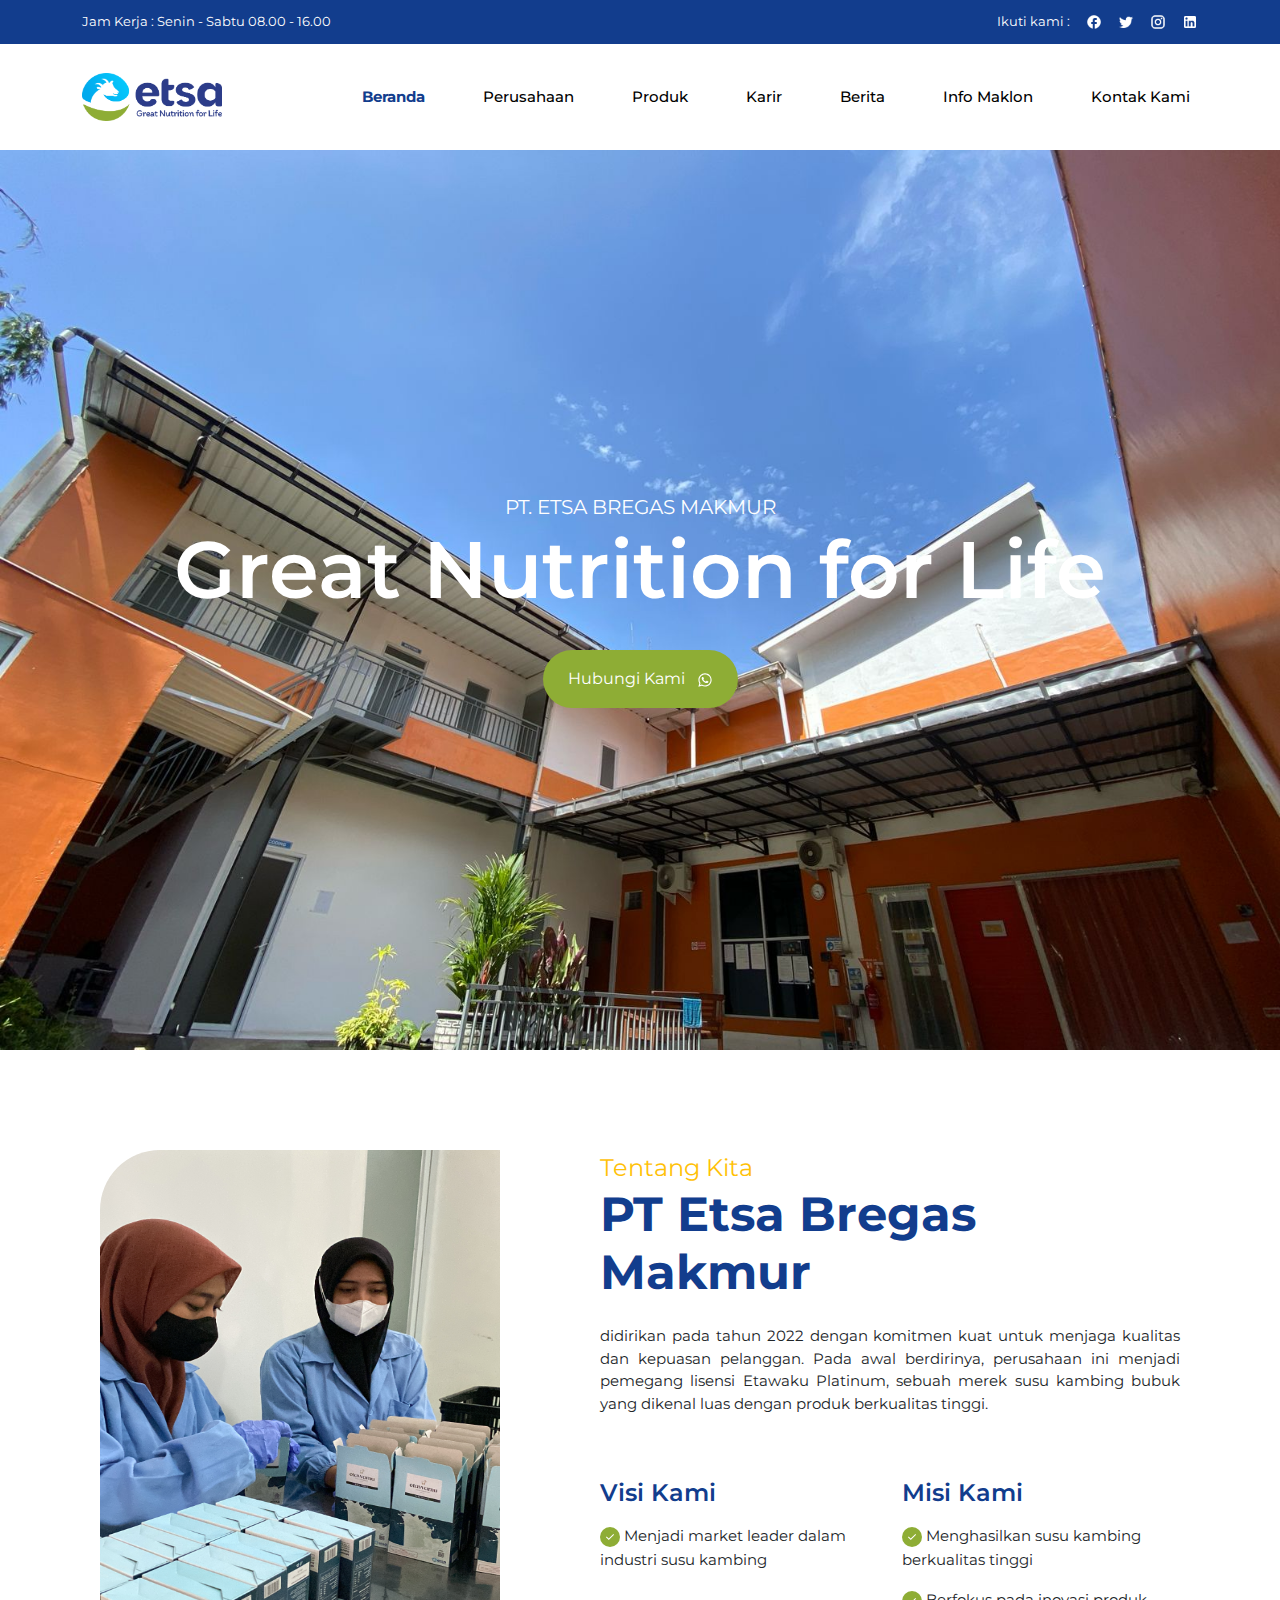
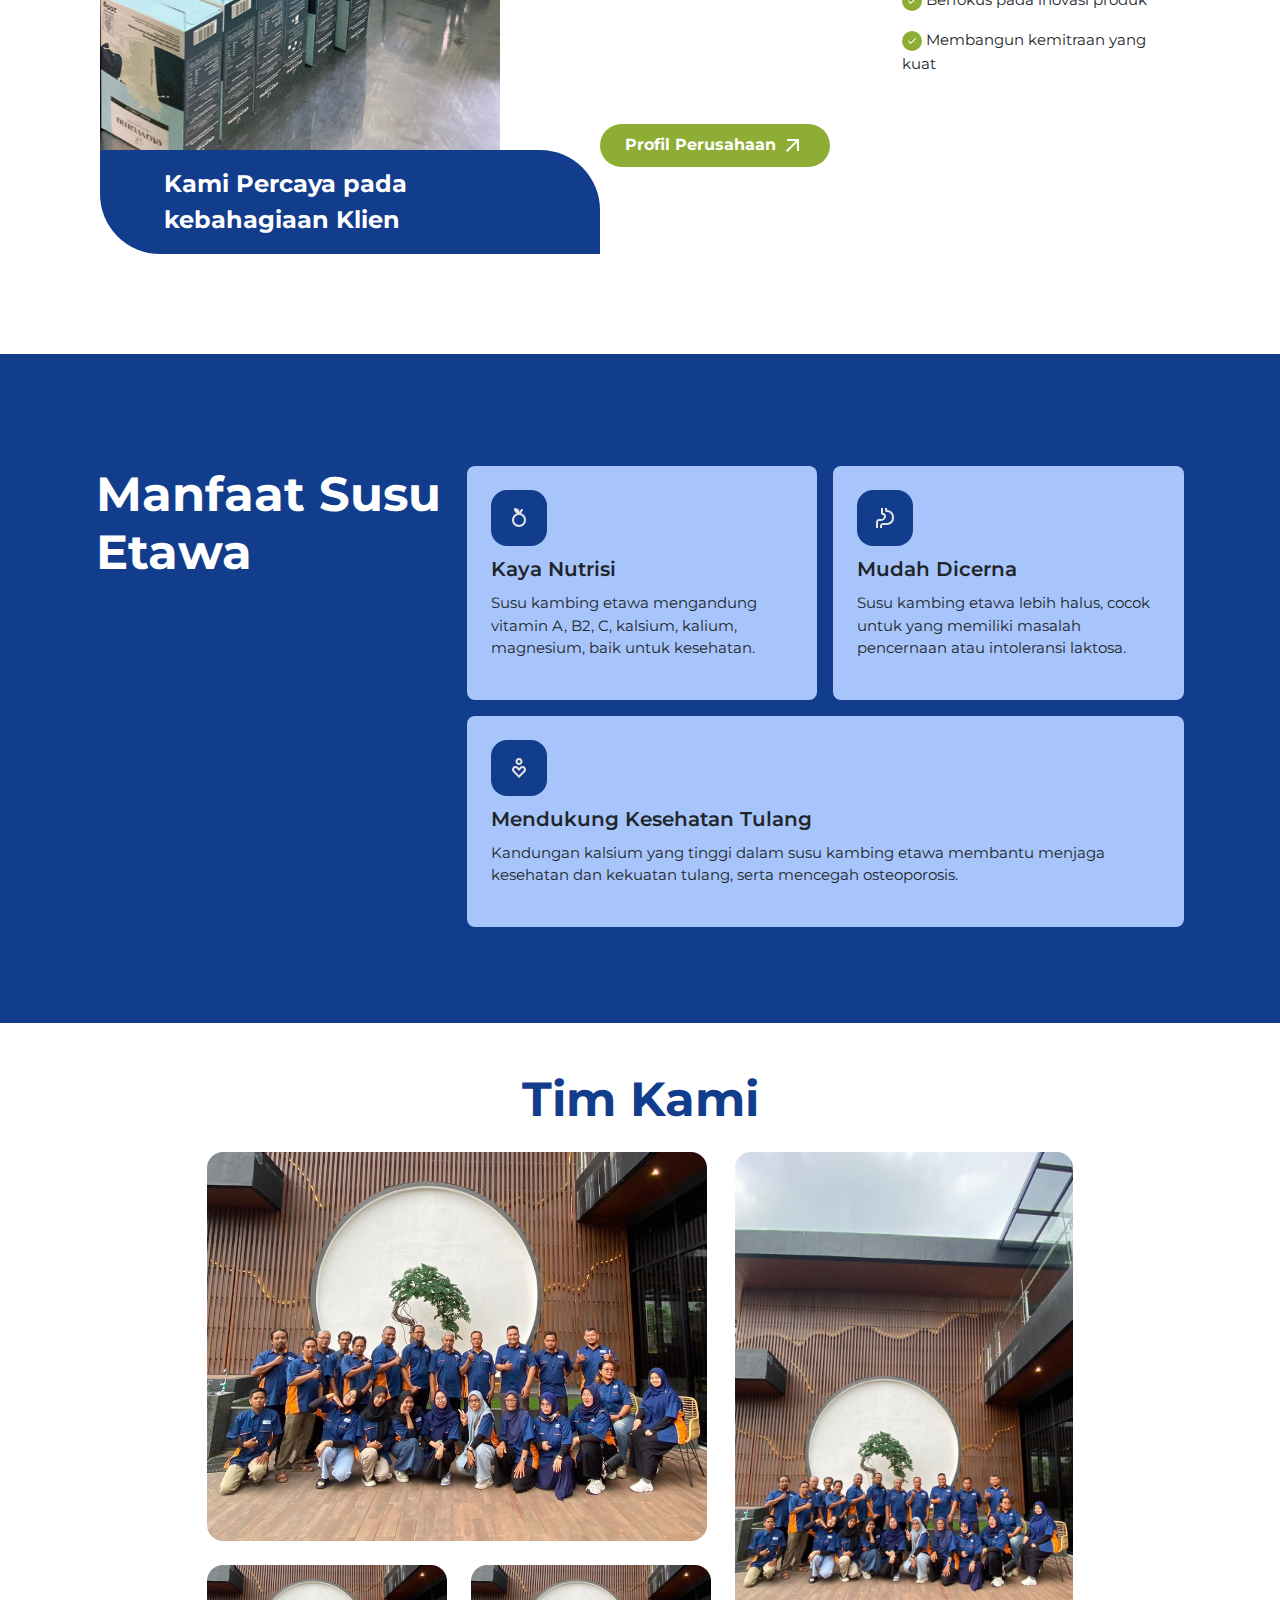
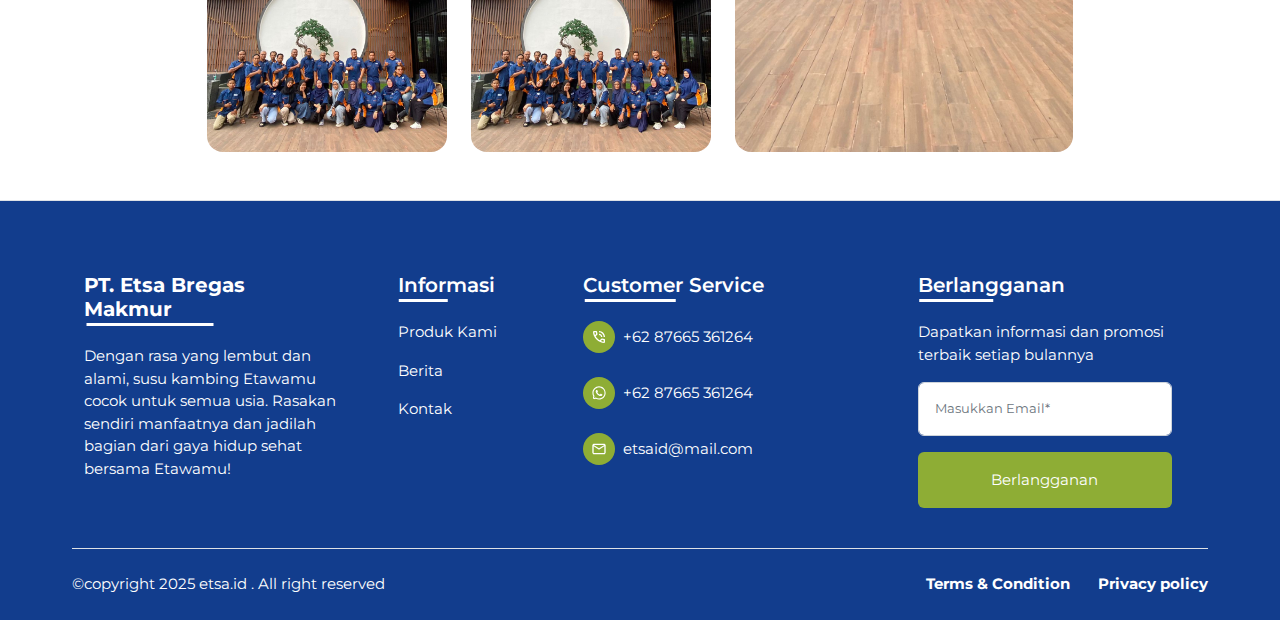
<file: index.html>
<!DOCTYPE html>
<html lang="en">
  <head>
    <meta charset="UTF-8" />
    <meta name="viewport" content="width=device-width, initial-scale=1.0" />
    <title>Susu Etawa</title>
    <link rel="icon" type="image/x-icon" href="logo/logo-green.ico">
    <link
      href="https://fonts.googleapis.com/icon?family=Material+Icons"
      rel="stylesheet"
    />
    <link rel="stylesheet" href="css/bootstrap.min.css" />
    <link rel="stylesheet" href="style.css" />
  </head>
  <body class="bg-white">
    <nav class="navbar bg-blue">
      <div
        class="container d-flex justify-content-center justify-content-lg-between gap-3 py-1"
      >
        <p class="mb-0 text-white fs-13">
          Jam Kerja : Senin - Sabtu 08.00 - 16.00
        </p>
        <div class="d-flex align-items-center gap-2">
          <span class="text-white fs-13 me-2">Ikuti kami :</span>
          <div class="d-flex gap-3">
            <img src="logo/social/facebook.png" width="16" alt="" />
            <img src="logo/social/twitter.png" width="16" alt="" />
            <img src="logo/social/instagram.png" width="16" alt="" />
            <img src="logo/social/linkedin.png" width="16" alt="" />
          </div>
        </div>
      </div>
    </nav>

    <nav class="navbar navbar-expand-lg navbar-white py-4 bg-white">
      <div class="container">
        <a class="navbar-brand" href="#">
          <img src="logo/logo-green-side.png" alt="" />
        </a>
        <button
          class="navbar-toggler"
          type="button"
          data-bs-toggle="collapse"
          data-bs-target="#navbarSupportedContent"
          aria-controls="navbarSupportedContent"
          aria-expanded="false"
          aria-label="Toggle navigation"
        >
          <span class="navbar-toggler-icon"></span>
        </button>
        <div class="collapse navbar-collapse" id="navbarSupportedContent">
          <ul class="navbar-nav ms-auto mb-2 mb-lg-0">
            <li class="nav-item">
              <a class="nav-link active" href="#">Beranda</a>
            </li>
            <li class="nav-item">
              <a class="nav-link" href="profil.html">Perusahaan</a>
            </li>
            <li class="nav-item">
              <a class="nav-link" href="produk.html">Produk</a>
            </li>
            <li class="nav-item">
              <a class="nav-link" href="karir.html">Karir</a>
            </li>
            <li class="nav-item">
              <a class="nav-link" href="berita.html">Berita</a>
            </li>
            <li class="nav-item">
              <a class="nav-link" href="maklon.html">Info Maklon</a>
            </li>
            <li class="nav-item">
              <a class="nav-link" href="kontak.html">Kontak Kami</a>
            </li>
          </ul>
        </div>
      </div>
    </nav>

    <div class="hero-section">
      <div class="hero-content">
        <p class="fs-5 text-uppercase mb-0">PT. Etsa Bregas Makmur</p>
        <h2 class="display-1 fw-semibold">Great Nutrition for Life</h2>
        <button class="btn btn-green rounded-pill mt-4 px-4 py-3">
          Hubungi Kami
          <img
            src="svg/whatsapp.svg"
            class="ms-2"
            width="16"
            alt=""
            srcset=""
          />
        </button>
      </div>
    </div>

    <div class="about-section">
      <div class="d-flex mt-5 mt-lg-0">
        <div class="d-none d-lg-inline">
          <img
            src="images/photo-3.JPG"
            class="image-about"
            height="600"
            width="400"
            alt=""
            srcset=""
          />
          <div class="bg-blue p-3 badge-about">
            <p class="fs-4 text-white fw-bold px-5 mb-0">
              Kami Percaya pada <br />
              kebahagiaan Klien
            </p>
          </div>
        </div>

        <div class="d-flex flex-column">
          <div>
            <span class="text-warning fs-4">Tentang Kita</span>
            <h2 class="fw-bold display-5 text-blue mb-2 mb-lg-4">
              PT Etsa Bregas Makmur
            </h2>
            <p style="text-align: justify">
              didirikan pada tahun 2022 dengan komitmen kuat untuk menjaga
              kualitas dan kepuasan pelanggan. Pada awal berdirinya, perusahaan
              ini menjadi pemegang lisensi Etawaku Platinum, sebuah merek susu
              kambing bubuk yang dikenal luas dengan produk berkualitas tinggi.
            </p>
          </div>

          <div class="row mt-2 mt-lg-5">
            <div class="col-md-6 col-12">
              <h2 class="fs-4 fw-semibold text-blue">Visi Kami</h2>
              <div class="mt-3">
                <img
                  src="svg/check.svg"
                  class="bg-green rounded-pill p-1"
                  width="20"
                  alt=""
                />
                <span class="mb-0 fs-15">
                  Menjadi market leader dalam industri susu kambing
                </span>
              </div>
            </div>
            <div class="col-md-6 col-12 mt-3 mt-lg-0">
              <h2 class="fs-4 fw-semibold text-blue">Misi Kami</h2>
              <div class="d-flex flex-column gap-3 mt-3">
                <div>
                  <img
                    src="svg/check.svg"
                    class="bg-green rounded-pill p-1"
                    width="20"
                    alt=""
                  />
                  <span class="mb-0 fs-15"
                    >Menghasilkan susu kambing berkualitas tinggi</span
                  >
                </div>
                <div>
                  <img
                    src="svg/check.svg"
                    class="bg-green rounded-pill p-1"
                    width="20"
                    alt=""
                  />
                  <span class="mb-0 fs-15">Berfokus pada inovasi produk</span>
                </div>
                <div>
                  <img
                    src="svg/check.svg"
                    class="bg-green rounded-pill p-1"
                    width="20"
                    alt=""
                  />
                  <span class="mb-0 fs-15">Membangun kemitraan yang kuat</span>
                </div>
              </div>
            </div>
            <div class="d-flex justify-content-center justify-content-lg-start">
              <a
                href="profil.html"
                class="btn btn-green rounded-pill fw-bold px-4 py-2 mt-5"
              >
                Profil Perusahaan
                <img src="svg/arrow.svg" alt="" srcset="" />
              </a>
            </div>
          </div>
        </div>
      </div>
    </div>

    <div class="container-fluid p-4 p-lg-5 bg-blue mt-5 mt-lg-0">
      <div class="row p-0 p-lg-5 mt-3">
        <div class="col-12 col-lg-4">
          <h2 class="pb-2 fw-bold mb-5 display-5 text-white">
            Manfaat Susu Etawa
          </h2>
        </div>
        <div class="col-12 col-lg-8">
          <div class="row g-3">
            <!-- Satu -->
            <div class="col-md-6 d-flex">
              <div
                class="bg-light-blue p-4 w-100 h-100 rounded-3 d-flex flex-column"
              >
                <div>
                  <img
                    src="svg/nutrition.svg"
                    class="p-3 bg-blue rounded-4"
                    alt=""
                  />
                </div>
                <div class="flex-grow-1">
                  <p class="fw-semibold my-2 fs-5">Kaya Nutrisi</p>
                  <p>
                    Susu kambing etawa mengandung vitamin A, B2, C, kalsium,
                    kalium, magnesium, baik untuk kesehatan.
                  </p>
                </div>
              </div>
            </div>

            <!-- Dua -->
            <div class="col-md-6 d-flex">
              <div
                class="bg-light-blue p-4 w-100 h-100 rounded-3 d-flex flex-column"
              >
                <div>
                  <img
                    src="svg/diggest.svg"
                    class="p-3 bg-blue rounded-4"
                    alt=""
                  />
                </div>
                <div class="flex-grow-1">
                  <p class="fw-semibold my-2 fs-5">Mudah Dicerna</p>
                  <p>
                    Susu kambing etawa lebih halus, cocok untuk yang memiliki
                    masalah pencernaan atau intoleransi laktosa.
                  </p>
                </div>
              </div>
            </div>

            <!-- Tiga -->
            <div class="col-md-12 d-flex">
              <div
                class="bg-light-blue p-4 w-100 h-100 rounded-3 d-flex flex-column"
              >
                <div>
                  <img
                    src="svg/healthy.svg"
                    class="p-3 bg-blue rounded-4"
                    alt=""
                  />
                </div>
                <div class="flex-grow-1">
                  <p class="fw-semibold my-2 fs-5">
                    Mendukung Kesehatan Tulang
                  </p>
                  <p>
                    Kandungan kalsium yang tinggi dalam susu kambing etawa
                    membantu menjaga kesehatan dan kekuatan tulang, serta
                    mencegah osteoporosis.
                  </p>
                </div>
              </div>
            </div>
          </div>
        </div>
      </div>
    </div>

    <div class="container" id="gallery-section">
      <div class="mt-5">
        <h2 class="fw-bold display-5 text-blue text-center mb-2 mb-lg-4">
          Tim Kami
        </h2>
      </div>
      <div class="d-flex flex-column flex-lg-row justify-content-center gap-4">
        <div class="h-100 text-center text-lg-start">
          <img
            src="images/employee-etsa-l.jpeg"
            width="500"
            class="img-fluid rounded-4"
            alt=""
          />
          <div class="d-none d-lg-flex gap-4 mt-4 justify-content-center">
            <img
              src="images/employee-etsa-l.jpeg"
              width="240"
              class="rounded-4"
              alt=""
            />
            <img
              src="images/employee-etsa-l.jpeg"
              width="240"
              class="rounded-4"
              alt=""
            />
          </div>
        </div>
        <div class="h-100 d-none d-lg-flex">
          <img
            src="images/employee-etsa.jpeg"
            height="600"
            class="rounded-4"
            alt=""
          />
        </div>
      </div>
    </div>

    <!-- Footer -->
    <div class="mt-5 border-top pt-5 px-0 px-lg-5 pb-2 bg-blue">
      <footer class="text-white px-4">
        <div class="row container-fluid py-4">
          <div class="col-12 col-md-6 col-lg-3 mb-3">
            <h5 class="fw-bold half-border">PT. Etsa Bregas Makmur</h5>
            <p class="mt-3">
              Dengan rasa yang lembut dan alami, susu kambing Etawamu cocok
              untuk semua usia. Rasakan sendiri manfaatnya dan jadilah bagian
              dari gaya hidup sehat bersama Etawamu!
            </p>
          </div>

          <div class="col-12 col-md-6 col-lg-2 mb-3 ps-lg-5">
            <h5 class="fw-semibold half-border">Informasi</h5>
            <ul class="list-unstyled mt-3">
              <li>
                <a href="produk.html" class="text-decoration-none text-white"
                  >Produk Kami</a
                >
              </li>
              <li class="mt-3">
                <a href="berita.html" class="text-decoration-none text-white"
                  >Berita</a
                >
              </li>
              <li class="mt-3">
                <a href="kontak.html" class="text-decoration-none text-white"
                  >Kontak</a
                >
              </li>
            </ul>
          </div>

          <div class="col-12 col-md-6 col-lg-4 mb-3 ps-lg-5">
            <h5 class="fw-semibold half-border">Customer Service</h5>
            <ul class="list-unstyled mt-3">
              <li class="d-flex gap-2 align-items-center">
                <img src="svg/phone.svg" width="32" class="bg-green p-2 rounded-pill" alt="">
                <p class="mb-0">+62 87665 361264</p>
              </li>
              <li class="mt-4 d-flex gap-2 align-items-center">
                <img src="svg/whatsapp.svg" width="32" class="bg-green p-2 rounded-pill" alt="">
                <p class="mb-0">+62 87665 361264</p>
              </li>
              <li class="mt-4 d-flex gap-2 align-items-center">
                <img src="svg/mail.svg" width="32" class="bg-green p-2 rounded-pill" alt="">
                <p class="mb-0">etsaid@mail.com</p>
              </li>
            </ul>
          </div>

          <div class="col-12 col-md-6 col-lg-3 mb-3">
            <h5 class="fw-semibold half-border mb-4">Berlangganan</h5>
            <form>
              <p>Dapatkan informasi dan promosi terbaik setiap bulannya</p>
              <div class="d-flex flex-column gap-2">
                <input
                  id="newsletter1"
                  type="text"
                  class="form-control rounded-2 fs-13 px-3 py-3"
                  placeholder="Masukkan Email*"
                />
                <button
                  class="btn btn-green text-white rounded-2 mt-2 fs-15 p-3"
                >
                  Berlangganan
                </button>
              </div>
            </form>
          </div>
        </div>

        <div
          class="pt-4 text-center d-block d-lg-flex justify-content-lg-between border-top"
        >
          <p class="">©copyright 2025 etsa.id . All right reserved</p>
          <div class="fs-15 fw-bold">
            <a href="" class="text-decoration-none text-white me-4"
              >Terms & Condition</a
            >
            <a href="" class="text-decoration-none text-white"
              >Privacy policy</a
            >
          </div>
        </div>
      </footer>
    </div>

    <script
      src="https://cdn.jsdelivr.net/npm/bootstrap@5.2.3/dist/js/bootstrap.bundle.min.js"
      integrity="sha384-kenU1KFdBIe4zVF0s0G1M5b4hcpxyD9F7jL+jjXkk+Q2h455rYXK/7HAuoJl+0I4"
      crossorigin="anonymous"
    ></script>
  </body>
</html>
</file>
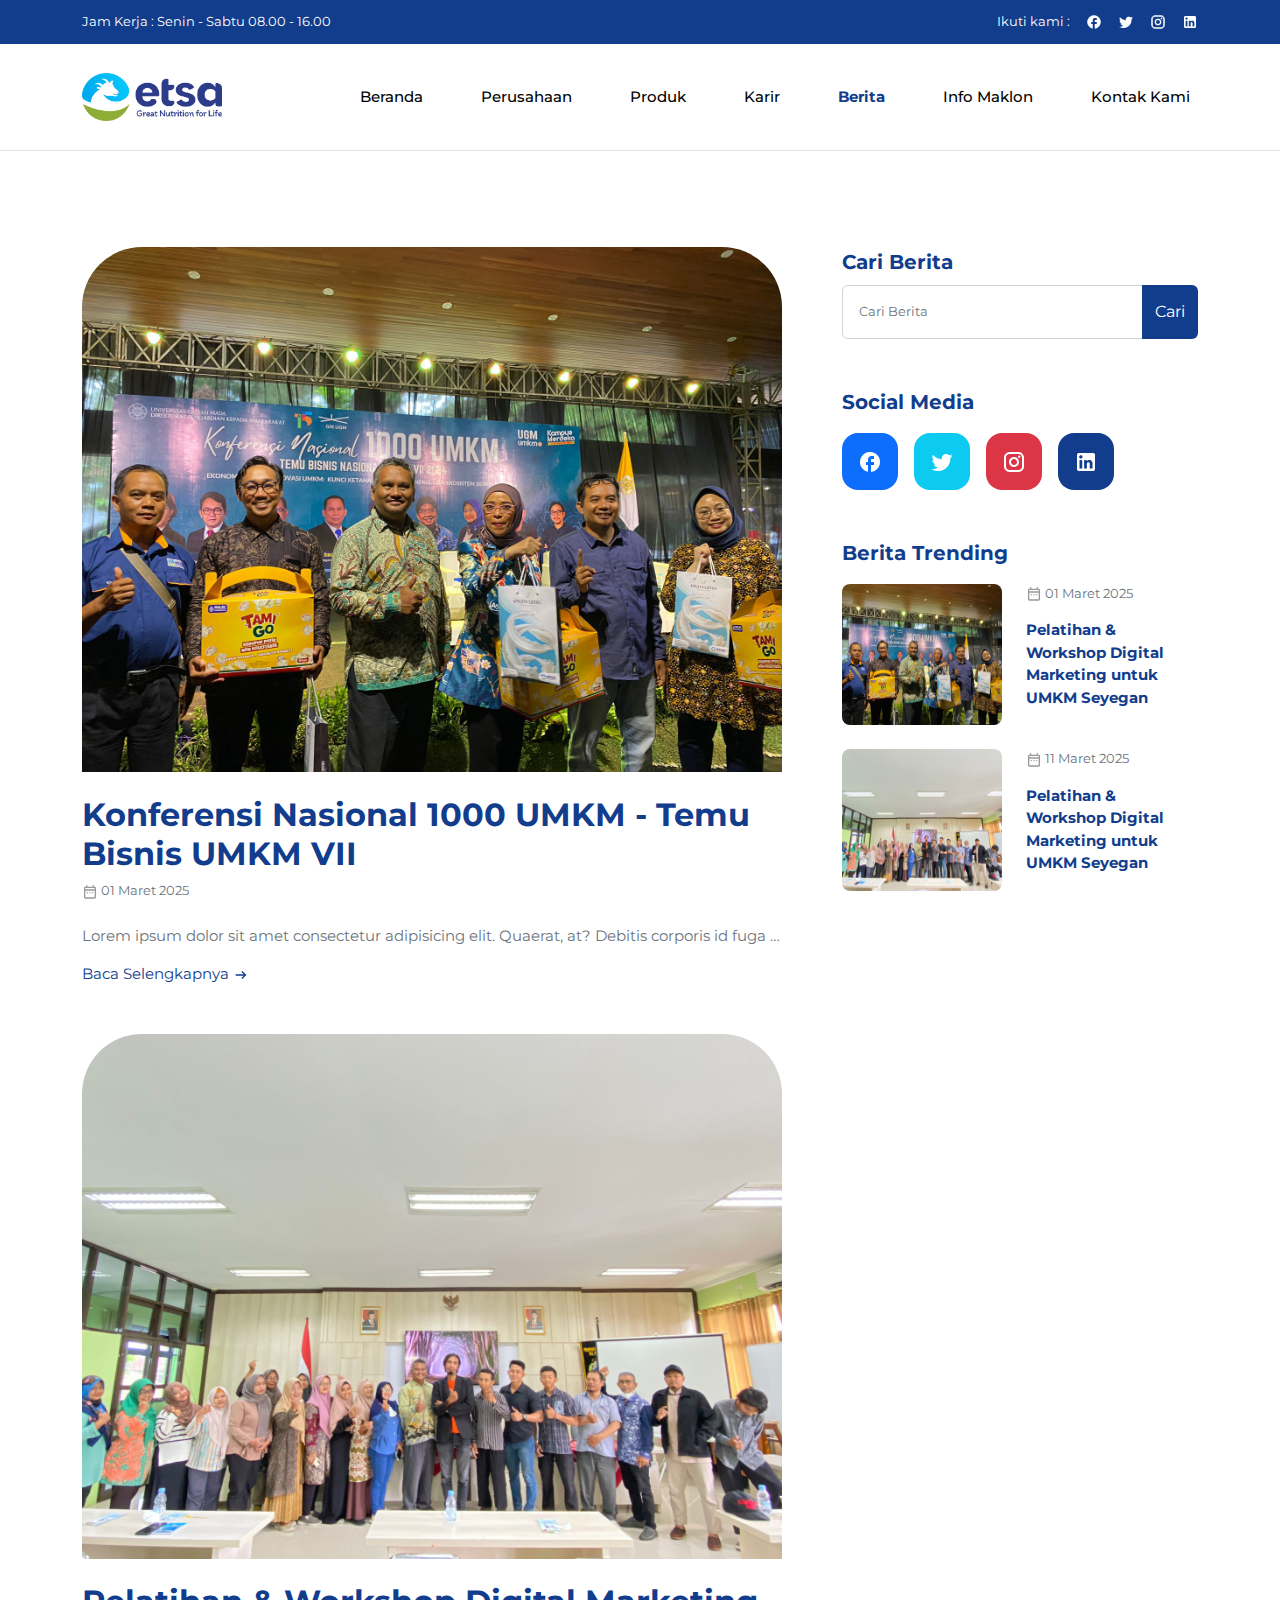
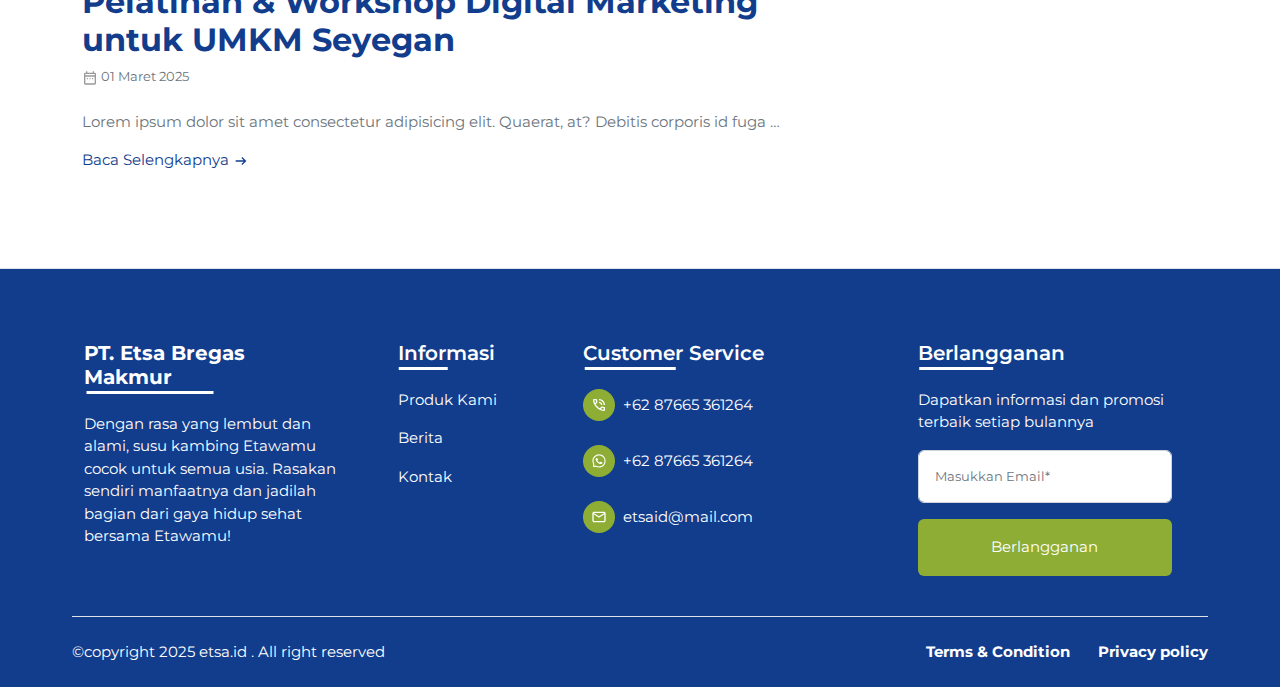
<file: berita.html>
<!DOCTYPE html>
<html lang="en">
  <head>
    <meta charset="UTF-8" />
    <meta name="viewport" content="width=device-width, initial-scale=1.0" />
    <title>Susu Etawa</title>
    <link rel="icon" type="image/x-icon" href="logo/logo-green.ico">
    <link
      href="https://fonts.googleapis.com/icon?family=Material+Icons"
      rel="stylesheet"
    />
    <link rel="stylesheet" href="css/bootstrap.min.css" />
    <link rel="stylesheet" href="style.css" />
  </head>
  <body class="bg-white">
    <nav class="navbar bg-blue">
      <div
        class="container d-flex justify-content-center justify-content-lg-between gap-3 py-1"
      >
        <p class="mb-0 text-white fs-13">
          Jam Kerja : Senin - Sabtu 08.00 - 16.00
        </p>
        <div class="d-flex align-items-center gap-2">
          <span class="text-white fs-13 me-2">Ikuti kami :</span>
          <div class="d-flex gap-3">
            <img src="logo/social/facebook.png" width="16" alt="" />
            <img src="logo/social/twitter.png" width="16" alt="" />
            <img src="logo/social/instagram.png" width="16" alt="" />
            <img src="logo/social/linkedin.png" width="16" alt="" />
          </div>
        </div>
      </div>
    </nav>
    <nav
      class="navbar navbar-expand-lg navbar-white border-bottom py-4 bg-white"
    >
      <div class="container">
        <a class="navbar-brand" href="#">
          <img src="logo/logo-green-side.png" width="100" alt="" />
        </a>
        <button
          class="navbar-toggler"
          type="button"
          data-bs-toggle="collapse"
          data-bs-target="#navbarSupportedContent"
          aria-controls="navbarSupportedContent"
          aria-expanded="false"
          aria-label="Toggle navigation"
        >
          <span class="navbar-toggler-icon"></span>
        </button>
        <div class="collapse navbar-collapse" id="navbarSupportedContent">
          <ul class="navbar-nav ms-auto mb-2 mb-lg-0">
            <li class="nav-item">
              <a class="nav-link" href="index.html">Beranda</a>
            </li>
            <li class="nav-item">
              <a class="nav-link" href="profil.html">Perusahaan</a>
            </li>
            <li class="nav-item">
              <a class="nav-link" href="produk.html">Produk</a>
            </li>
            <li class="nav-item">
              <a class="nav-link" href="karir.html">Karir</a>
            </li>
            <li class="nav-item">
              <a class="nav-link active" aria-current="page" href="#">Berita</a>
            </li>
            <li class="nav-item">
              <a class="nav-link" href="maklon.html">Info Maklon</a>
            </li>
            <li class="nav-item">
              <a class="nav-link" href="kontak.html">Kontak Kami</a>
            </li>
          </ul>
        </div>
      </div>
    </nav>

    <section id="news">
      <div class="container my-5 py-5">
        <div class="row">
          <!-- Berita 1 -->
          <div class="col-12 col-lg-8 pe-2 pe-lg-5">
            <div>
              <img
                src="images/berita/berita-1.jpeg"
                height="300"
                class="img-fluid news-radius"
                alt=""
              />
              <h2 class="fw-bold mt-4 text-blue">
                Konferensi Nasional 1000 UMKM - Temu Bisnis UMKM VII
              </h2>
              <p class="text-muted fs-13">
                <img src="svg/gray/date.svg" width="16" alt="" />
                <span>01 Maret 2025</span>
              </p>
              <p class="mt-4 text-truncate text-muted">
                Lorem ipsum dolor sit amet consectetur adipisicing elit.
                Quaerat, at? Debitis corporis id fuga nostrum adipisci pariatur
                neque, commodi beatae.
              </p>
              <p class="mb-0">
                <a href="#" class="text-blue text-decoration-none">
                  Baca Selengkapnya
                  <img src="svg/arrow-right-blue.svg" width="16" alt="" />
                </a>
              </p>
            </div>

            <!-- Berita 2 -->
            <div class="mt-5">
              <img
                src="images/berita/berita-2.jpeg"
                height="300"
                class="img-fluid news-radius"
                alt=""
              />
              <h2 class="fw-bold mt-4 text-blue">
                Pelatihan & Workshop Digital Marketing untuk UMKM Seyegan
              </h2>
              <p class="text-muted fs-13">
                <img src="svg/gray/date.svg" width="16" alt="" />
                <span>01 Maret 2025</span>
              </p>
              <p class="mt-4 text-truncate text-muted">
                Lorem ipsum dolor sit amet consectetur adipisicing elit.
                Quaerat, at? Debitis corporis id fuga nostrum adipisci pariatur
                neque, commodi beatae.
              </p>
              <p class="mb-0">
                <a href="#" class="text-blue text-decoration-none">
                  Baca Selengkapnya
                  <img src="svg/arrow-right-blue.svg" width="16" alt="" />
                </a>
              </p>
            </div>
          </div>

          <div class="col-12 col-lg-4 mt-5 mt-lg-0">
            <label class="form-label fw-bold text-blue d-block fs-5">Cari Berita</label>
            <div class="input-group mb-3">
              <input type="text" class="form-control p-3 fs-13" placeholder="Cari Berita" aria-label="Recipient's username" aria-describedby="button-addon2">
              <button class="btn btn-blue" type="button" id="button-addon2">Cari</button>
            </div>

            <div class="my-5">
              <p class="text-blue fw-bold fs-5">Social Media</p>
              <div class="d-flex gap-3">
                <a href="#" class="bg-primary p-3 rounded-4">
                  <img src="logo/social/facebook.png" alt="">
                </a>
                <a href="#" class="bg-info p-3 rounded-4">
                  <img src="logo/social/twitter.png" alt="">
                </a>
                <a href="#" class="bg-danger p-3 rounded-4">
                  <img src="logo/social/instagram.png" alt="">
                </a>
                <a href="#" class="bg-blue p-3 rounded-4">
                  <img src="logo/social/linkedin.png" alt="">
                </a>
              </div>
            </div>

            <div class="mt-5">
              <p class="text-blue fw-bold fs-5">Berita Trending</p>
              <div>
                <div class="d-flex gap-4">
                  <img src="images/berita/berita-1.jpeg" class="img-fluid rounded-3" width="160" alt="" srcset="">
                  <div>
                    <p class="text-secondary fs-13">
                      <img src="svg/gray/date.svg" width="16" alt="" />
                      <span>01 Maret 2025</span>
                    </p>
                    <p class="text-blue fw-bold">
                      Pelatihan & Workshop Digital Marketing untuk UMKM Seyegan
                    </p>
                  </div>
                </div>

                <div class="d-flex gap-4 mt-4">
                  <img src="images/berita/berita-2.jpeg" class="img-fluid rounded-3" width="160" alt="" srcset="">
                  <div>
                    <p class="text-secondary fs-13">
                      <img src="svg/gray/date.svg" width="16" alt="" />
                      <span>11 Maret 2025</span>
                    </p>
                    <p class="text-blue fw-bold">
                      Pelatihan & Workshop Digital Marketing untuk UMKM Seyegan
                    </p>
                  </div>
                </div>
              </div>
            </div>
          </div>
        </div>
      </div>
    </section>

    <!-- Footer -->
    <div class="mt-5 border-top pt-5 px-0 px-lg-5 pb-2 bg-blue">
      <footer class="text-white px-4">
        <div class="row container-fluid py-4">
          <div class="col-12 col-md-6 col-lg-3 mb-3">
            <h5 class="fw-bold half-border">PT. Etsa Bregas Makmur</h5>
            <p class="mt-3">
              Dengan rasa yang lembut dan alami, susu kambing Etawamu cocok
              untuk semua usia. Rasakan sendiri manfaatnya dan jadilah bagian
              dari gaya hidup sehat bersama Etawamu!
            </p>
          </div>

          <div class="col-12 col-md-6 col-lg-2 mb-3 ps-lg-5">
            <h5 class="fw-semibold half-border">Informasi</h5>
            <ul class="list-unstyled mt-3">
              <li>
                <a href="produk.html" class="text-decoration-none text-white"
                  >Produk Kami</a
                >
              </li>
              <li class="mt-3">
                <a href="berita.html" class="text-decoration-none text-white"
                  >Berita</a
                >
              </li>
              <li class="mt-3">
                <a href="kontak.html" class="text-decoration-none text-white"
                  >Kontak</a
                >
              </li>
            </ul>
          </div>

          <div class="col-12 col-md-6 col-lg-4 mb-3 ps-lg-5">
            <h5 class="fw-semibold half-border">Customer Service</h5>
            <ul class="list-unstyled mt-3">
              <li class="d-flex gap-2 align-items-center">
                <img src="svg/phone.svg" width="32" class="bg-green p-2 rounded-pill" alt="">
                <p class="mb-0">+62 87665 361264</p>
              </li>
              <li class="mt-4 d-flex gap-2 align-items-center">
                <img src="svg/whatsapp.svg" width="32" class="bg-green p-2 rounded-pill" alt="">
                <p class="mb-0">+62 87665 361264</p>
              </li>
              <li class="mt-4 d-flex gap-2 align-items-center">
                <img src="svg/mail.svg" width="32" class="bg-green p-2 rounded-pill" alt="">
                <p class="mb-0">etsaid@mail.com</p>
              </li>
            </ul>
          </div>

          <div class="col-12 col-md-6 col-lg-3 mb-3">
            <h5 class="fw-semibold half-border mb-4">Berlangganan</h5>
            <form>
              <p>Dapatkan informasi dan promosi terbaik setiap bulannya</p>
              <div class="d-flex flex-column gap-2">
                <input
                  id="newsletter1"
                  type="text"
                  class="form-control rounded-2 fs-13 px-3 py-3"
                  placeholder="Masukkan Email*"
                />
                <button
                  class="btn btn-green text-white rounded-2 mt-2 fs-15 p-3"
                >
                  Berlangganan
                </button>
              </div>
            </form>
          </div>
        </div>

        <div
          class="pt-4 text-center d-block d-lg-flex justify-content-lg-between border-top"
        >
          <p class="">©copyright 2025 etsa.id . All right reserved</p>
          <div class="fs-15 fw-bold">
            <a href="" class="text-decoration-none text-white me-4"
              >Terms & Condition</a
            >
            <a href="" class="text-decoration-none text-white"
              >Privacy policy</a
            >
          </div>
        </div>
      </footer>
    </div>

    <script
      src="https://cdn.jsdelivr.net/npm/bootstrap@5.2.3/dist/js/bootstrap.bundle.min.js"
      integrity="sha384-kenU1KFdBIe4zVF0s0G1M5b4hcpxyD9F7jL+jjXkk+Q2h455rYXK/7HAuoJl+0I4"
      crossorigin="anonymous"
    ></script>
  </body>
</html>
</file>
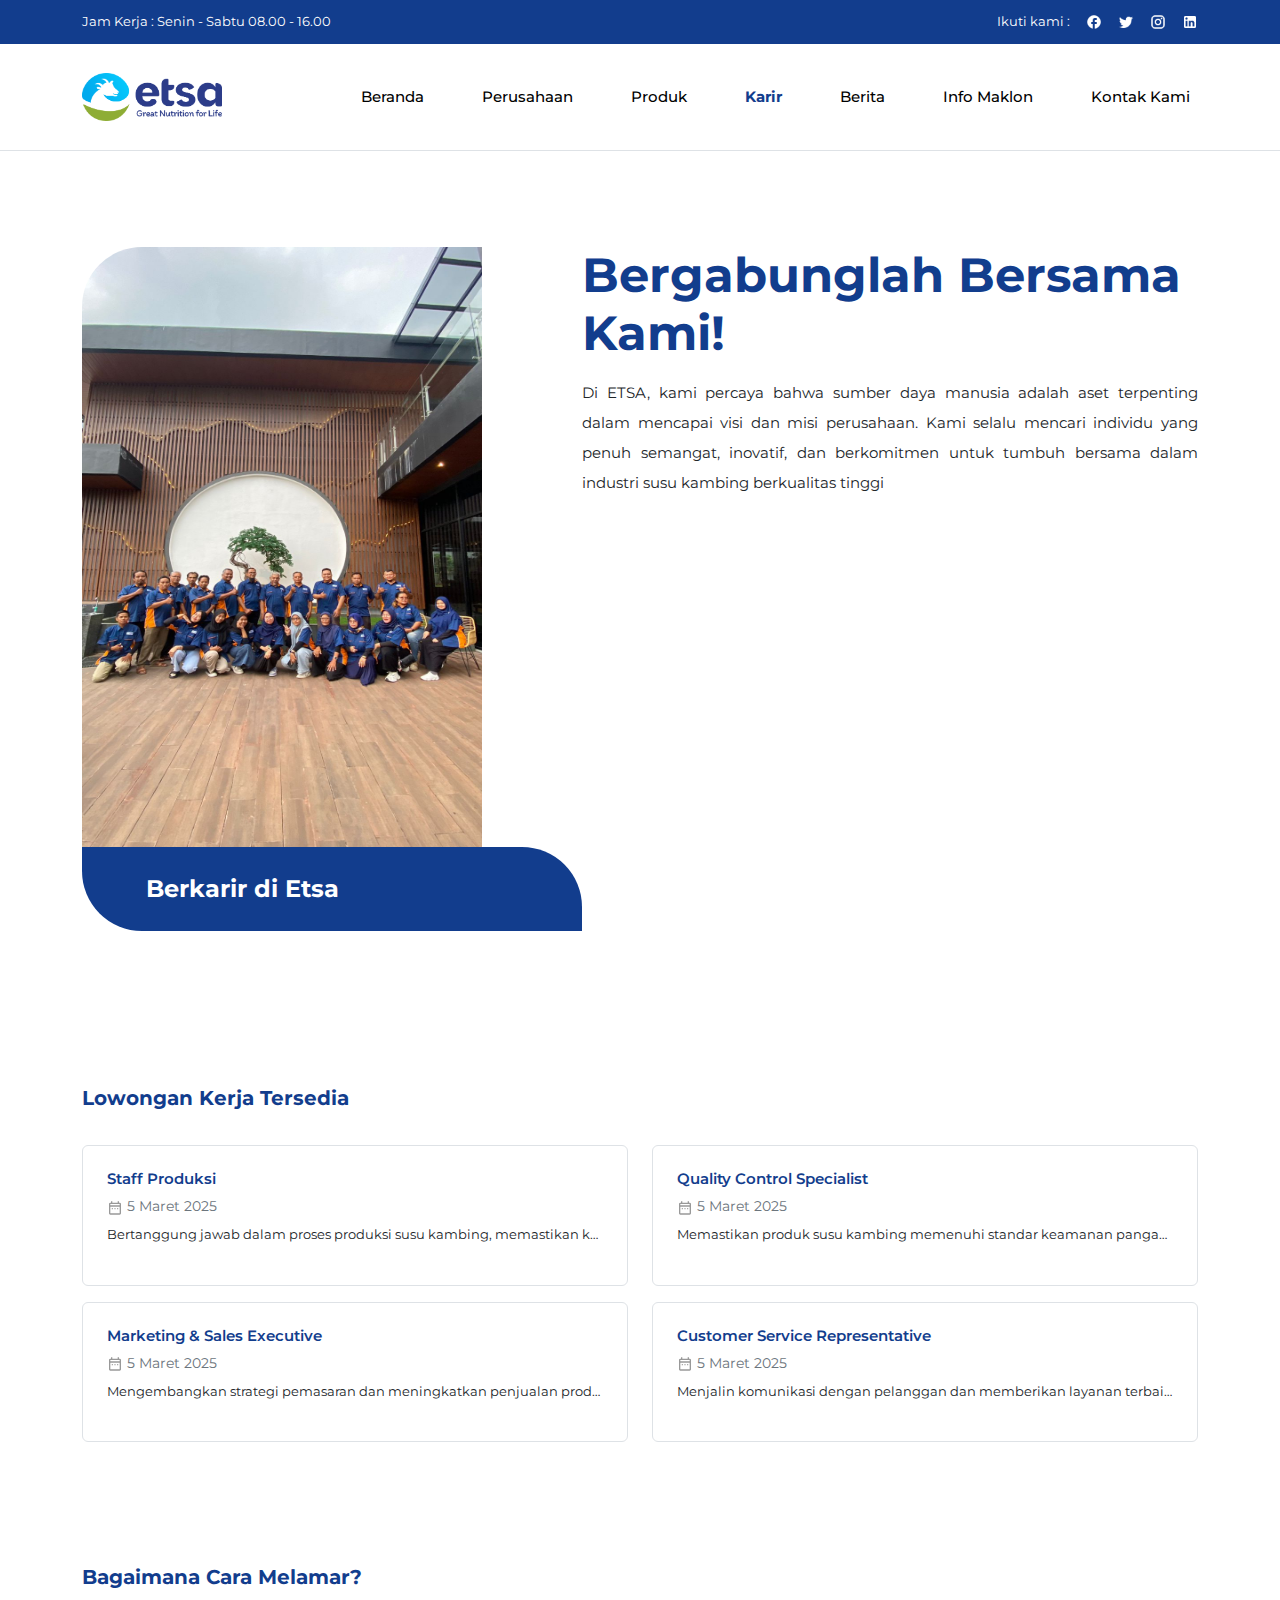
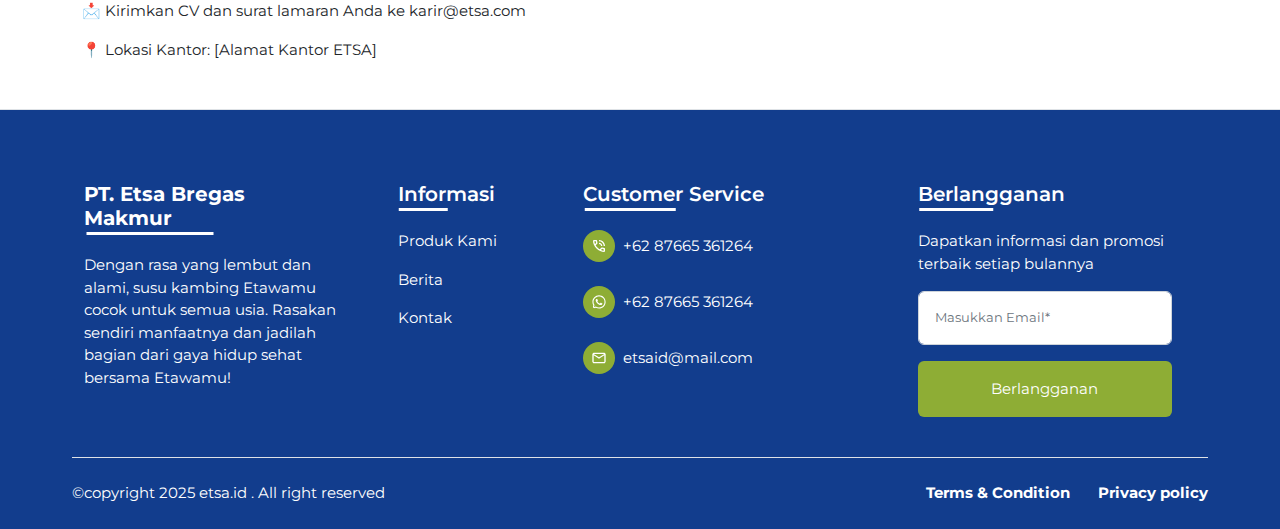
<file: karir.html>
<!DOCTYPE html>
<html lang="en">
  <head>
    <meta charset="UTF-8" />
    <meta name="viewport" content="width=device-width, initial-scale=1.0" />
    <title>Susu Etawa</title>
    <link rel="icon" type="image/x-icon" href="logo/logo-green.ico">
    <link
      href="https://fonts.googleapis.com/icon?family=Material+Icons"
      rel="stylesheet"
    />
    <link rel="stylesheet" href="css/bootstrap.min.css" />
    <link rel="stylesheet" href="style.css" />
  </head>
  <body class="bg-white">
    <nav class="navbar bg-blue">
      <div
        class="container d-flex justify-content-center justify-content-lg-between gap-3 py-1"
      >
        <p class="mb-0 text-white fs-13">
          Jam Kerja : Senin - Sabtu 08.00 - 16.00
        </p>
        <div class="d-flex align-items-center gap-2">
          <span class="text-white fs-13 me-2">Ikuti kami :</span>
          <div class="d-flex gap-3">
            <img src="logo/social/facebook.png" width="16" alt="" />
            <img src="logo/social/twitter.png" width="16" alt="" />
            <img src="logo/social/instagram.png" width="16" alt="" />
            <img src="logo/social/linkedin.png" width="16" alt="" />
          </div>
        </div>
      </div>
    </nav>
    <nav
      class="navbar navbar-expand-lg navbar-white border-bottom py-4 bg-white"
    >
      <div class="container">
        <a class="navbar-brand" href="#">
          <img src="logo/logo-green-side.png" width="100" alt="" />
        </a>
        <button
          class="navbar-toggler"
          type="button"
          data-bs-toggle="collapse"
          data-bs-target="#navbarSupportedContent"
          aria-controls="navbarSupportedContent"
          aria-expanded="false"
          aria-label="Toggle navigation"
        >
          <span class="navbar-toggler-icon"></span>
        </button>
        <div class="collapse navbar-collapse" id="navbarSupportedContent">
          <ul class="navbar-nav ms-auto mb-2 mb-lg-0">
            <li class="nav-item">
              <a class="nav-link" href="index.html">Beranda</a>
            </li>
            <li class="nav-item">
              <a class="nav-link" href="profil.html">Perusahaan</a>
            </li>
            <li class="nav-item">
              <a class="nav-link" href="produk.html">Produk</a>
            </li>
            <li class="nav-item">
              <a class="nav-link active" aria-current="page" href="">Karir</a>
            </li>
            <li class="nav-item">
              <a class="nav-link" href="berita.html">Berita</a>
            </li>
            <li class="nav-item">
              <a class="nav-link" href="maklon.html">Info Maklon</a>
            </li>
            <li class="nav-item">
              <a class="nav-link" href="kontak.html">Kontak Kami</a>
            </li>
          </ul>
        </div>
      </div>
    </nav>

    <section id="profile">
      <div class="container mb-5 py-5">
        <div class="d-flex mt-5">
          <div class="d-none d-lg-block">
            <img
              src="images/employee-etsa.jpeg"
              class="image-about"
              height="600"
              width="400"
              alt=""
              srcset=""
            />
            <div class="bg-blue p-3 badge-about">
              <p class="fs-4 text-white fw-bold px-5 mb-0 py-2">
                Berkarir di Etsa
              </p>
            </div>
          </div>
          <div>
            <h2 class="text-blue fw-bold mb-3 display-5">
              Bergabunglah Bersama Kami!
            </h2>
            <p class="lh-lg" style="text-align: justify">
              Di ETSA, kami percaya bahwa sumber daya manusia adalah aset
              terpenting dalam mencapai visi dan misi perusahaan. Kami selalu
              mencari individu yang penuh semangat, inovatif, dan berkomitmen
              untuk tumbuh bersama dalam industri susu kambing berkualitas
              tinggi
            </p>
          </div>
        </div>
      </div>
    </section>

    <!-- <section id="why-join">
      <div class="container">
        <h2 class="text-blue fw-bold text-center mb-5">
          Mengapa Bergabung dengan Etsa
        </h2>
        <div class="row">
          <div class="col-md-3">
            <div class="card card-custom p-4 h-100 bg-blue border-0">
              <div class="d-flex h-25">
                <img src="svg/checklist.svg" width="20" class="me-3" />
                <p class="mb-0 fw-bold text-white fs-4">Religious</p>
              </div>
              <div class="h-75 mt-4">
                <p class="fs-13 text-white">
                  Kami berpikir dan bertindak dipandu oleh rasa hormat yang
                  mendalam, rasa syukur, dan pengabdian kepada Ilahi.
                </p>
              </div>
            </div>
          </div>
          <div class="col-md-3">
            <div class="card card-custom p-4 h-100 bg-blue border-0">
              <div class="d-flex h-25">
                <img src="svg/checklist.svg" width="20" class="me-3" />
                <p class="mb-0 fw-bold text-white fs-4">Integrity</p>
              </div>
              <div class="h-75 mt-4">
                <p class="fs-13 text-white">
                  Kami berkomitmen untuk menjalankan bisnis dengan integritas
                  tertinggi dan etika yang tak tergoyahkan.
                </p>
              </div>
            </div>
          </div>
          <div class="col-md-3">
            <div class="card card-custom p-4 h-100 bg-blue border-0">
              <div class="d-flex h-25">
                <img src="svg/checklist.svg" width="20" class="me-3" />
                <p class="mb-0 fw-bold text-white fs-4">Sinergy</p>
              </div>
              <div class="h-75 mt-4">
                <p class="fs-13 text-white">
                  Kami menghargai kerja tim, kolaborasi, dan kerjasama yang kuat
                  dalam mencapai tujuan bersama.
                </p>
              </div>
            </div>
          </div>
          <div class="col-md-3">
            <div class="card card-custom p-4 h-100 bg-blue border-0">
              <div class="d-flex h-25">
                <img src="svg/checklist.svg" width="20" class="me-3" />
                <p class="mb-0 fw-bold text-white fs-4">Excellence</p>
              </div>
              <div class="h-75 mt-4">
                <p class="fs-13 text-white">
                  Kami selalu mengejar keunggulan dalam produk, layanan, dan
                  proses kami.
                </p>
              </div>
            </div>
          </div>
        </div>
      </div>
    </section> -->

    <!-- lowongan section -->
    <section id="lowongan">
      <div class="container my-5 py-5">
        <div class="d-inline-block">
          <p class="fs-5 fw-bold py-2 mb-0 text-blue">
            Lowongan Kerja Tersedia
          </p>
        </div>
        <div class="row justify-content-center mt-4">
          <div class="col-md-6">
            <div class="list-group">
              <div class="list-group-item p-4 border rounded mb-3">
                <h5 class="fw-semibold fs-15 text-blue">Staff Produksi</h5>
                <small class="text-muted d-block mb-2">
                  <img src="svg/gray/date.svg" width="16" alt="" srcset="" />
                  5 Maret 2025
                </small>
                <p class="fs-13 text-truncate">
                  Bertanggung jawab dalam proses produksi susu kambing,
                  memastikan kualitas produk sesuai standar.
                </p>
              </div>

              <div class="list-group-item p-4 border rounded mb-3">
                <h5 class="fw-semibold fs-15 text-blue">
                  Marketing & Sales Executive
                </h5>
                <small class="text-muted d-block mb-2">
                  <img src="svg/gray/date.svg" width="16" alt="" srcset="" />
                  5 Maret 2025
                </small>
                <p class="fs-13 text-truncate">
                  Mengembangkan strategi pemasaran dan meningkatkan penjualan
                  produk ETSA.
                </p>
              </div>
            </div>
          </div>
          <div class="col-md-6">
            <div class="list-group">
              <div class="list-group-item p-4 border rounded mb-3">
                <h5 class="fw-semibold fs-15 text-blue">
                  Quality Control Specialist
                </h5>
                <small class="text-muted d-block mb-2">
                  <img src="svg/gray/date.svg" width="16" alt="" srcset="" />
                  5 Maret 2025
                </small>
                <p class="fs-13 text-truncate">
                  Memastikan produk susu kambing memenuhi standar keamanan
                  pangan dan kualitas terbaik.
                </p>
              </div>

              <div class="list-group-item p-4 border rounded">
                <h5 class="fw-semibold fs-15 text-blue">
                  Customer Service Representative
                </h5>
                <small class="text-muted d-block mb-2">
                  <img src="svg/gray/date.svg" width="16" alt="" srcset="" />
                  5 Maret 2025
                </small>
                <p class="fs-13 text-truncate">
                  Menjalin komunikasi dengan pelanggan dan memberikan layanan
                  terbaik...
                </p>
              </div>
            </div>
          </div>
        </div>

        <!-- <div class="text-center mt-4">
          <button class="btn btn-green fs-13 py-3 px-5 rounded-pill">
            Lihat Semua
            <img src="svg/arrow.svg" alt="">
          </button>
        </div> -->
      </div>
    </section>
    <!-- end lowongan section -->

    <!-- how to section -->
    <section>
      <div class="container my-5">
        <div class="d-inline-block">
          <p class="fs-5 fw-bold py-2 mb-0 text-blue">
            Bagaimana Cara Melamar?
          </p>
        </div>
        <p>📩 Kirimkan CV dan surat lamaran Anda ke karir@etsa.com</p>
        <p>📍 Lokasi Kantor: [Alamat Kantor ETSA]</p>
      </div>
    </section>

     <!-- Footer -->
     <div class="mt-5 border-top pt-5 px-0 px-lg-5 pb-2 bg-blue">
      <footer class="text-white px-4">
        <div class="row container-fluid py-4">
          <div class="col-12 col-md-6 col-lg-3 mb-3">
            <h5 class="fw-bold half-border">PT. Etsa Bregas Makmur</h5>
            <p class="mt-3">
              Dengan rasa yang lembut dan alami, susu kambing Etawamu cocok
              untuk semua usia. Rasakan sendiri manfaatnya dan jadilah bagian
              dari gaya hidup sehat bersama Etawamu!
            </p>
          </div>

          <div class="col-12 col-md-6 col-lg-2 mb-3 ps-lg-5">
            <h5 class="fw-semibold half-border">Informasi</h5>
            <ul class="list-unstyled mt-3">
              <li>
                <a href="produk.html" class="text-decoration-none text-white"
                  >Produk Kami</a
                >
              </li>
              <li class="mt-3">
                <a href="berita.html" class="text-decoration-none text-white"
                  >Berita</a
                >
              </li>
              <li class="mt-3">
                <a href="kontak.html" class="text-decoration-none text-white"
                  >Kontak</a
                >
              </li>
            </ul>
          </div>

          <div class="col-12 col-md-6 col-lg-4 mb-3 ps-lg-5">
            <h5 class="fw-semibold half-border">Customer Service</h5>
            <ul class="list-unstyled mt-3">
              <li class="d-flex gap-2 align-items-center">
                <img src="svg/phone.svg" width="32" class="bg-green p-2 rounded-pill" alt="">
                <p class="mb-0">+62 87665 361264</p>
              </li>
              <li class="mt-4 d-flex gap-2 align-items-center">
                <img src="svg/whatsapp.svg" width="32" class="bg-green p-2 rounded-pill" alt="">
                <p class="mb-0">+62 87665 361264</p>
              </li>
              <li class="mt-4 d-flex gap-2 align-items-center">
                <img src="svg/mail.svg" width="32" class="bg-green p-2 rounded-pill" alt="">
                <p class="mb-0">etsaid@mail.com</p>
              </li>
            </ul>
          </div>

          <div class="col-12 col-md-6 col-lg-3 mb-3">
            <h5 class="fw-semibold half-border mb-4">Berlangganan</h5>
            <form>
              <p>Dapatkan informasi dan promosi terbaik setiap bulannya</p>
              <div class="d-flex flex-column gap-2">
                <input
                  id="newsletter1"
                  type="text"
                  class="form-control rounded-2 fs-13 px-3 py-3"
                  placeholder="Masukkan Email*"
                />
                <button
                  class="btn btn-green text-white rounded-2 mt-2 fs-15 p-3"
                >
                  Berlangganan
                </button>
              </div>
            </form>
          </div>
        </div>

        <div
          class="pt-4 text-center d-block d-lg-flex justify-content-lg-between border-top"
        >
          <p class="">©copyright 2025 etsa.id . All right reserved</p>
          <div class="fs-15 fw-bold">
            <a href="" class="text-decoration-none text-white me-4"
              >Terms & Condition</a
            >
            <a href="" class="text-decoration-none text-white"
              >Privacy policy</a
            >
          </div>
        </div>
      </footer>
    </div>
    
    <script
      src="https://cdn.jsdelivr.net/npm/bootstrap@5.2.3/dist/js/bootstrap.bundle.min.js"
      integrity="sha384-kenU1KFdBIe4zVF0s0G1M5b4hcpxyD9F7jL+jjXkk+Q2h455rYXK/7HAuoJl+0I4"
      crossorigin="anonymous"
    ></script>
  </body>
</html>
</file>
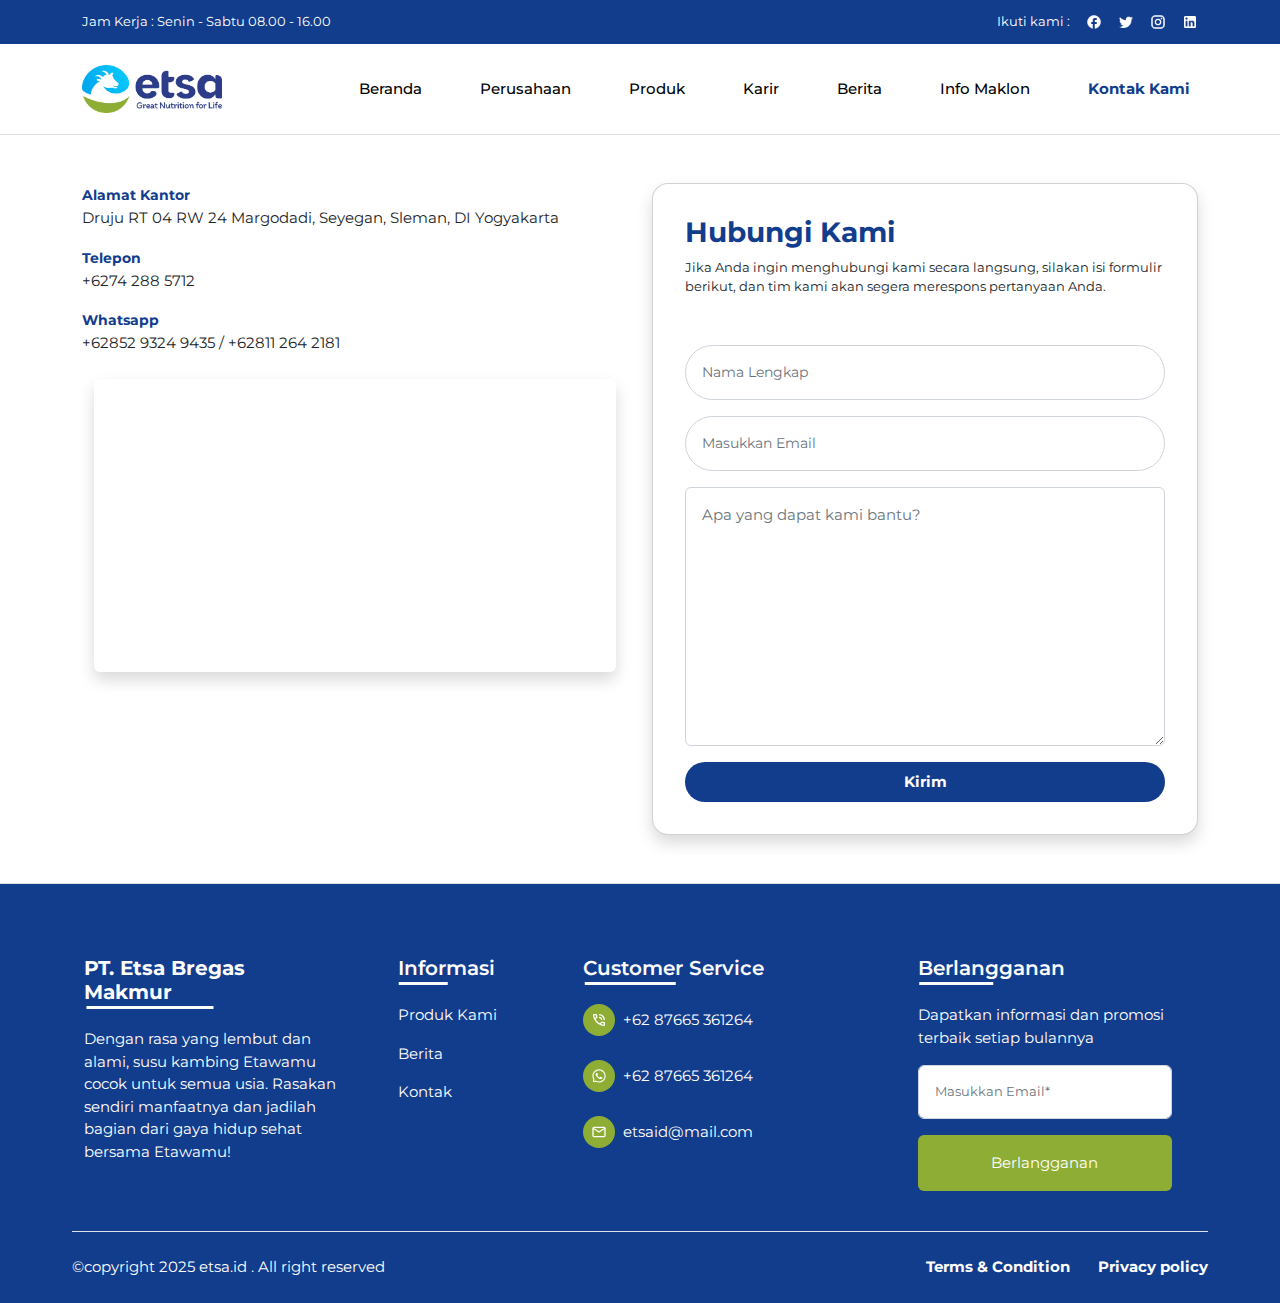
<file: kontak.html>
<!DOCTYPE html>
<html lang="en">
  <head>
    <meta charset="UTF-8" />
    <meta name="viewport" content="width=device-width, initial-scale=1.0" />
    <title>Susu Etawa</title>
    <link rel="icon" type="image/x-icon" href="logo/logo-green.ico">
    <link
      href="https://fonts.googleapis.com/icon?family=Material+Icons"
      rel="stylesheet"
    />
    <link rel="stylesheet" href="css/bootstrap.min.css" />
    <link rel="stylesheet" href="style.css" />
  </head>
  <body class="bg-white">
    <nav class="navbar bg-blue">
      <div
        class="container d-flex justify-content-center justify-content-lg-between gap-3 py-1"
      >
        <p class="mb-0 text-white fs-13">
          Jam Kerja : Senin - Sabtu 08.00 - 16.00
        </p>
        <div class="d-flex align-items-center gap-2">
          <span class="text-white fs-13 me-2">Ikuti kami :</span>
          <div class="d-flex gap-3">
            <img src="logo/social/facebook.png" width="16" alt="" />
            <img src="logo/social/twitter.png" width="16" alt="" />
            <img src="logo/social/instagram.png" width="16" alt="" />
            <img src="logo/social/linkedin.png" width="16" alt="" />
          </div>
        </div>
      </div>
    </nav>
    <nav
      class="navbar navbar-expand-lg navbar-white border-bottom py-3 bg-white"
    >
      <div class="container">
        <a class="navbar-brand" href="#">
          <img src="logo/logo-green-side.png" width="100" alt="" />
        </a>
        <button
          class="navbar-toggler"
          type="button"
          data-bs-toggle="collapse"
          data-bs-target="#navbarSupportedContent"
          aria-controls="navbarSupportedContent"
          aria-expanded="false"
          aria-label="Toggle navigation"
        >
          <span class="navbar-toggler-icon"></span>
        </button>
        <div class="collapse navbar-collapse" id="navbarSupportedContent">
          <ul class="navbar-nav ms-auto mb-2 mb-lg-0">
            <li class="nav-item">
              <a class="nav-link" href="index.html">Beranda</a>
            </li>
            <li class="nav-item">
              <a class="nav-link" href="profil.html">Perusahaan</a>
            </li>
            <li class="nav-item">
              <a class="nav-link" href="produk.html">Produk</a>
            </li>
            <li class="nav-item">
              <a class="nav-link" href="karir.html">Karir</a>
            </li>
            <li class="nav-item">
              <a class="nav-link" href="berita.html">Berita</a>
            </li>
            <li class="nav-item">
              <a class="nav-link" href="maklon.html">Info Maklon</a>
            </li>
            <li class="nav-item">
              <a class="nav-link active" aria-current="page" href="kontak.html"
                >Kontak Kami</a
              >
            </li>
          </ul>
        </div>
      </div>
    </nav>

    <div class="container my-5">
      <div class="row">
        <div class="col-md-6">
          <div>
            <small class="fw-bold text-blue">Alamat Kantor</small>
            <p class="fs-15">
              Druju RT 04 RW 24 Margodadi, Seyegan, Sleman, DI Yogyakarta
            </p>
          </div>
          <div>
            <small class="fw-bold text-blue">Telepon</small>
            <p class="fs-15">+6274 288 5712</p>
          </div>
          <div>
            <small class="fw-bold text-blue">Whatsapp</small>
            <p class="fs-15">+62852 9324 9435 / +62811 264 2181</p>
          </div>

          <div class="container mt-4">
            <div class="ratio ratio-16x9 rounded-2 shadow">
              <iframe
                src="https://www.google.com/maps/embed?pb=!1m18!1m12!1m3!1d3953.593709617736!2d110.29681007506315!3d-7.726664792291532!2m3!1f0!2f0!3f0!3m2!1i1024!2i768!4f13.1!3m3!1m2!1s0x2e7af711f2e25243%3A0x915b1b2bcc103b68!2sPT%20ETSA%20BREGAS%20MAKMUR!5e0!3m2!1sid!2sid!4v1742130525124!5m2!1sid!2sid"
                class="w-100 rounded-2"
                style="border: 0"
                allowfullscreen=""
                loading="lazy"
                referrerpolicy="no-referrer-when-downgrade"
              ></iframe>
            </div>
          </div>
        </div>

        <div class="col-md-6 mt-4 mt-lg-0">
          <div class="card card-body shadow rounded-4">
            <form action="" class="p-3">
              <h3 class="text-blue fw-bold">Hubungi Kami</h3>
              <p class="fs-13 mb-5">
                Jika Anda ingin menghubungi kami secara langsung, silakan isi
                formulir berikut, dan tim kami akan segera merespons pertanyaan
                Anda.
              </p>
              <div class="mb-3">
                <input
                  type="text"
                  class="form-control form-control-sm p-3 rounded-pill"
                  placeholder="Nama Lengkap"
                />
              </div>
              <div class="mb-3">
                <input
                  type="email"
                  class="form-control form-control-sm p-3 rounded-pill"
                  placeholder="Masukkan Email"
                />
              </div>
              <div class="mb-3">
                <textarea
                  name=""
                  id=""
                  rows="10"
                  class="form-control fs-15 p-3"
                  placeholder="Apa yang dapat kami bantu?"
                ></textarea>
              </div>
              <div class="d-grid gap-2">
                <button
                  class="btn btn-lg bg-blue text-white rounded-pill d-block fs-15 fw-bold"
                  type="button"
                >
                  Kirim
                </button>
              </div>
            </form>
          </div>
        </div>
      </div>
    </div>

     <!-- Footer -->
     <div class="mt-5 border-top pt-5 px-0 px-lg-5 pb-2 bg-blue">
      <footer class="text-white px-4">
        <div class="row container-fluid py-4">
          <div class="col-12 col-md-6 col-lg-3 mb-3">
            <h5 class="fw-bold half-border">PT. Etsa Bregas Makmur</h5>
            <p class="mt-3">
              Dengan rasa yang lembut dan alami, susu kambing Etawamu cocok
              untuk semua usia. Rasakan sendiri manfaatnya dan jadilah bagian
              dari gaya hidup sehat bersama Etawamu!
            </p>
          </div>

          <div class="col-12 col-md-6 col-lg-2 mb-3 ps-lg-5">
            <h5 class="fw-semibold half-border">Informasi</h5>
            <ul class="list-unstyled mt-3">
              <li>
                <a href="produk.html" class="text-decoration-none text-white"
                  >Produk Kami</a
                >
              </li>
              <li class="mt-3">
                <a href="berita.html" class="text-decoration-none text-white"
                  >Berita</a
                >
              </li>
              <li class="mt-3">
                <a href="kontak.html" class="text-decoration-none text-white"
                  >Kontak</a
                >
              </li>
            </ul>
          </div>

          <div class="col-12 col-md-6 col-lg-4 mb-3 ps-lg-5">
            <h5 class="fw-semibold half-border">Customer Service</h5>
            <ul class="list-unstyled mt-3">
              <li class="d-flex gap-2 align-items-center">
                <img src="svg/phone.svg" width="32" class="bg-green p-2 rounded-pill" alt="">
                <p class="mb-0">+62 87665 361264</p>
              </li>
              <li class="mt-4 d-flex gap-2 align-items-center">
                <img src="svg/whatsapp.svg" width="32" class="bg-green p-2 rounded-pill" alt="">
                <p class="mb-0">+62 87665 361264</p>
              </li>
              <li class="mt-4 d-flex gap-2 align-items-center">
                <img src="svg/mail.svg" width="32" class="bg-green p-2 rounded-pill" alt="">
                <p class="mb-0">etsaid@mail.com</p>
              </li>
            </ul>
          </div>

          <div class="col-12 col-md-6 col-lg-3 mb-3">
            <h5 class="fw-semibold half-border mb-4">Berlangganan</h5>
            <form>
              <p>Dapatkan informasi dan promosi terbaik setiap bulannya</p>
              <div class="d-flex flex-column gap-2">
                <input
                  id="newsletter1"
                  type="text"
                  class="form-control rounded-2 fs-13 px-3 py-3"
                  placeholder="Masukkan Email*"
                />
                <button
                  class="btn btn-green text-white rounded-2 mt-2 fs-15 p-3"
                >
                  Berlangganan
                </button>
              </div>
            </form>
          </div>
        </div>

        <div
          class="pt-4 text-center d-block d-lg-flex justify-content-lg-between border-top"
        >
          <p class="">©copyright 2025 etsa.id . All right reserved</p>
          <div class="fs-15 fw-bold">
            <a href="" class="text-decoration-none text-white me-4"
              >Terms & Condition</a
            >
            <a href="" class="text-decoration-none text-white"
              >Privacy policy</a
            >
          </div>
        </div>
      </footer>
    </div>

    <script
      src="https://cdn.jsdelivr.net/npm/bootstrap@5.2.3/dist/js/bootstrap.bundle.min.js"
      integrity="sha384-kenU1KFdBIe4zVF0s0G1M5b4hcpxyD9F7jL+jjXkk+Q2h455rYXK/7HAuoJl+0I4"
      crossorigin="anonymous"
    ></script>
  </body>
</html>
</file>
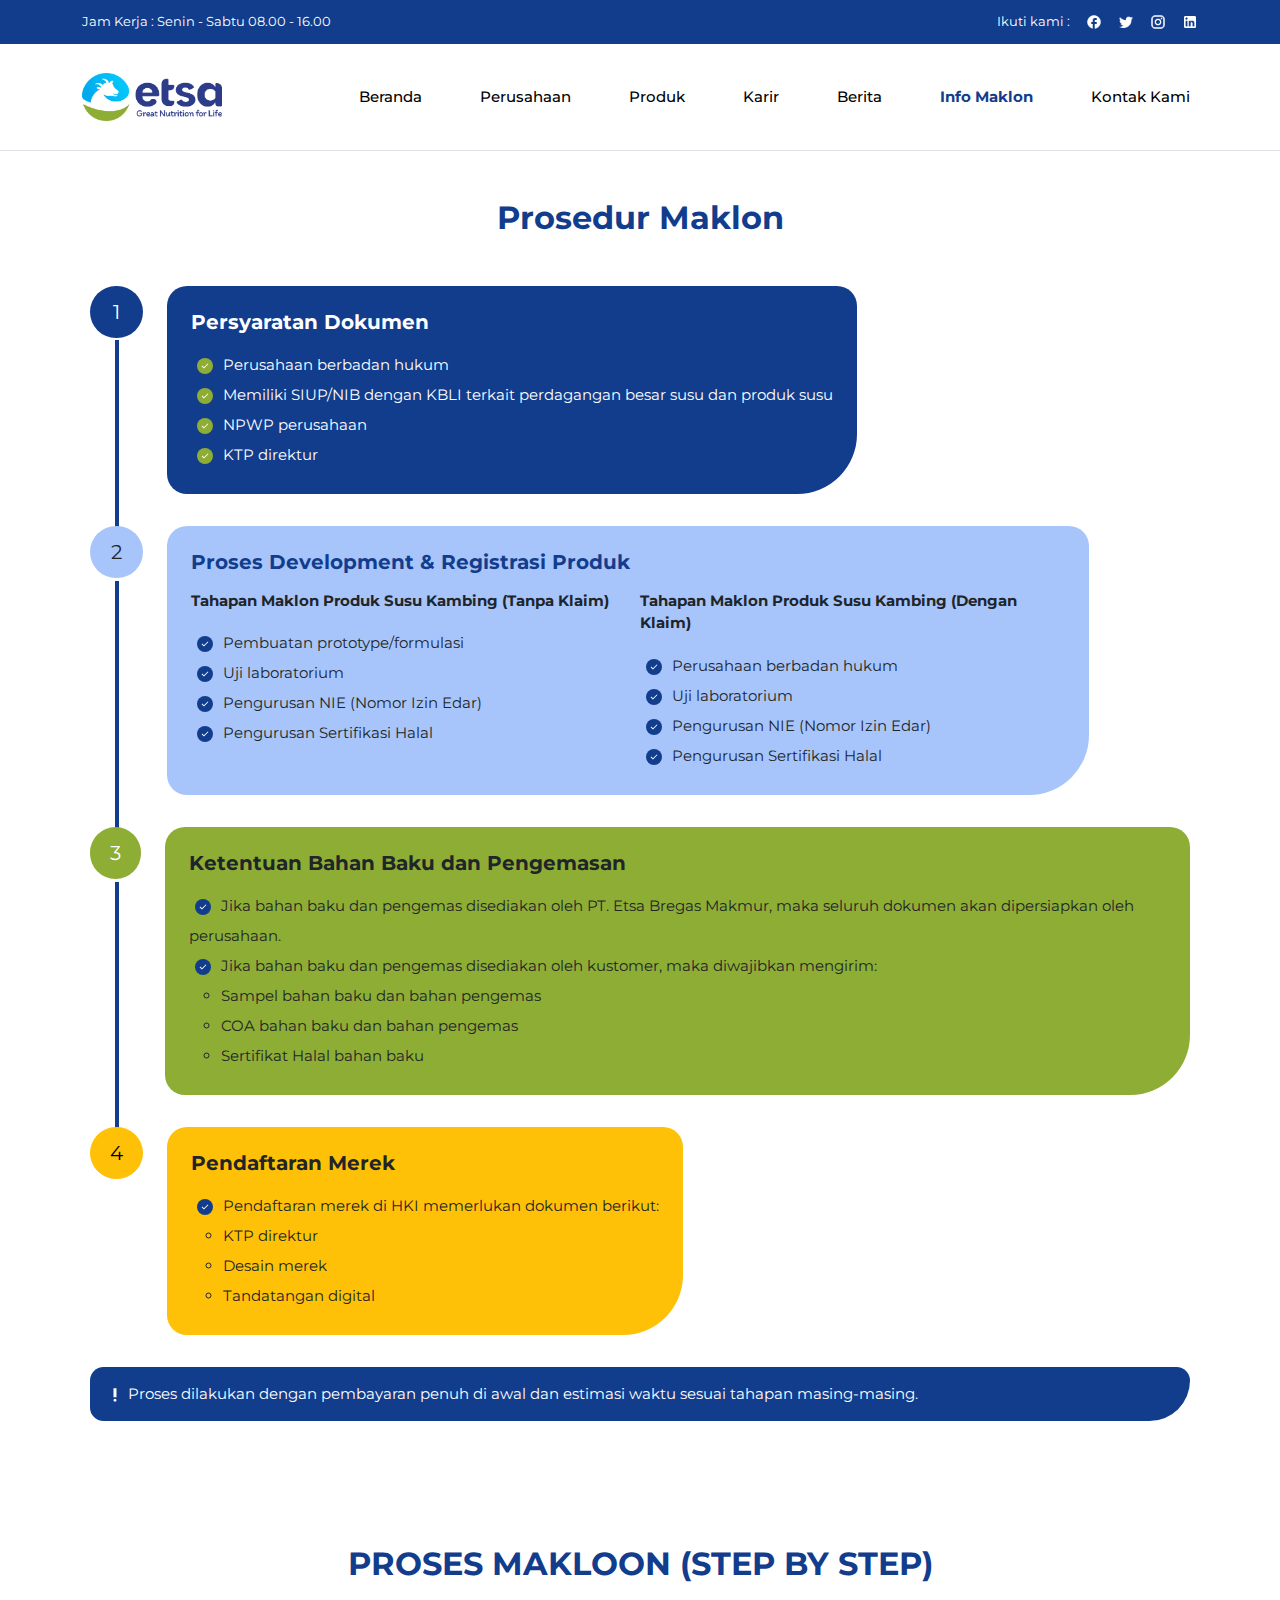
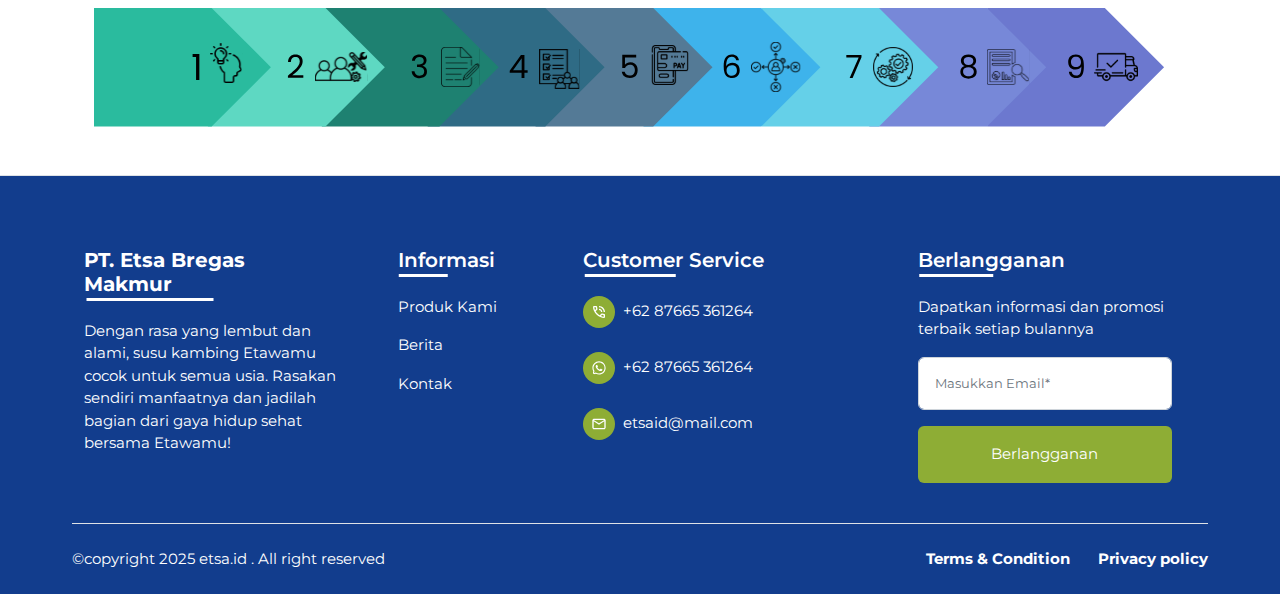
<file: maklon.html>
<!DOCTYPE html>
<html lang="en">
  <head>
    <meta charset="UTF-8" />
    <meta name="viewport" content="width=device-width, initial-scale=1.0" />
    <title>Susu Etawa</title>
    <link rel="icon" type="image/x-icon" href="logo/logo-green.ico">
    <link
      href="https://fonts.googleapis.com/icon?family=Material+Icons"
      rel="stylesheet"
    />
    <link rel="stylesheet" href="css/bootstrap.min.css" />
    <link rel="stylesheet" href="style.css" />
  </head>
  <body class="bg-white">
    <nav class="navbar bg-blue">
      <div
        class="container d-flex justify-content-center justify-content-lg-between gap-3 py-1"
      >
        <p class="mb-0 text-white fs-13">
          Jam Kerja : Senin - Sabtu 08.00 - 16.00
        </p>
        <div class="d-flex align-items-center gap-2">
          <span class="text-white fs-13 me-2">Ikuti kami :</span>
          <div class="d-flex gap-3">
            <img src="logo/social/facebook.png" width="16" alt="" />
            <img src="logo/social/twitter.png" width="16" alt="" />
            <img src="logo/social/instagram.png" width="16" alt="" />
            <img src="logo/social/linkedin.png" width="16" alt="" />
          </div>
        </div>
      </div>
    </nav>
    <nav
      class="navbar navbar-expand-lg navbar-white border-bottom py-4 bg-white"
    >
      <div class="container">
        <a class="navbar-brand" href="#">
          <img src="logo/logo-green-side.png" width="100" alt="" />
        </a>
        <button
          class="navbar-toggler"
          type="button"
          data-bs-toggle="collapse"
          data-bs-target="#navbarSupportedContent"
          aria-controls="navbarSupportedContent"
          aria-expanded="false"
          aria-label="Toggle navigation"
        >
          <span class="navbar-toggler-icon"></span>
        </button>
        <div class="collapse navbar-collapse" id="navbarSupportedContent">
          <ul class="navbar-nav ms-auto mb-2 mb-lg-0">
            <li class="nav-item">
              <a class="nav-link" href="index.html">Beranda</a>
            </li>
            <li class="nav-item">
              <a class="nav-link" href="profil.html">Perusahaan</a>
            </li>
            <li class="nav-item">
              <a class="nav-link" href="produk.html">Produk</a>
            </li>
            <li class="nav-item">
              <a class="nav-link" href="karir.html">Karir</a>
            </li>
            <li class="nav-item">
              <a class="nav-link" href="berita.html">Berita</a>
            </li>
            <li class="nav-item">
              <a class="nav-link active" aria-current="page" href="maklon.html"
                >Info Maklon</a
              >
            </li>
            <li class="nav-item">
              <a class="nav-link" href="kontak.html">Kontak Kami</a>
            </li>
          </ul>
        </div>
      </div>
    </nav>

    <div class="container my-5">
      <h2 class="text-blue fw-bold text-center mb-4">Prosedur Maklon</h2>

      <div class="d-grid gap-4 p-2 py-lg-4">
        <div class="d-flex mb-2 position-relative">
          <button
            type="button"
            class="btn btn-sm btn-blue btn-flow rounded-pill fs-5 z-3"
          >
            1
          </button>
          <div class="ms-4 align-self-center">
            <div class="card card-body bg-blue border-0 maklon-radius p-4">
              <h5 class="fw-bold text-white mb-3">Persyaratan Dokumen</h5>
              <ul class="text-white lh-lg mb-0 list-unstyled">
                <li>
                  <img src="svg/check.svg" class="checklist bg-green" />
                  Perusahaan berbadan hukum
                </li>
                <li>
                  <img src="svg/check.svg" class="checklist bg-green" />
                  Memiliki SIUP/NIB dengan KBLI terkait perdagangan besar susu
                  dan produk susu
                </li>
                <li>
                  <img src="svg/check.svg" class="checklist bg-green" />
                  NPWP perusahaan
                </li>
                <li>
                  <img src="svg/check.svg" class="checklist bg-green" />
                  KTP direktur
                </li>
              </ul>
            </div>
          </div>
          <div class="vertical-line bg-blue"></div>
        </div>
        <div class="d-flex mb-2 position-relative">
          <button
            type="button"
            class="btn btn-sm bg-light-blue btn-flow rounded-pill fs-5"
          >
            2
          </button>
          <div class="ms-4 align-self-center">
            <div
              class="card card-body bg-light-blue border-0 maklon-radius p-4"
            >
              <h5 class="fw-bold text-blue mb-3">
                Proses Development & Registrasi Produk
              </h5>
              <div class="row">
                <div class="col-12 col-lg-6">
                  <p class="fw-bold">
                    Tahapan Maklon Produk Susu Kambing (Tanpa Klaim)
                  </p>
                  <ul class="lh-lg mb-0 list-unstyled">
                    <li>
                      <img src="svg/check.svg" class="checklist" />
                      Pembuatan prototype/formulasi
                    </li>
                    <li>
                      <img src="svg/check.svg" class="checklist" />
                      Uji laboratorium
                    </li>
                    <li>
                      <img src="svg/check.svg" class="checklist" />
                      Pengurusan NIE (Nomor Izin Edar)
                    </li>
                    <li>
                      <img src="svg/check.svg" class="checklist" />
                      Pengurusan Sertifikasi Halal
                    </li>
                  </ul>
                </div>
                <div class="col-12 col-lg-6">
                  <p class="fw-bold">
                    Tahapan Maklon Produk Susu Kambing (Dengan Klaim)
                  </p>
                  <ul class="lh-lg mb-0 list-unstyled">
                    <li>
                      <img src="svg/check.svg" class="checklist" />
                      Perusahaan berbadan hukum
                    </li>
                    <li>
                      <img src="svg/check.svg" class="checklist" />
                      Uji laboratorium
                    </li>
                    <li>
                      <img src="svg/check.svg" class="checklist" />
                      Pengurusan NIE (Nomor Izin Edar)
                    </li>
                    <li>
                      <img src="svg/check.svg" class="checklist" />
                      Pengurusan Sertifikasi Halal
                    </li>
                  </ul>
                </div>
              </div>
            </div>
          </div>
          <div class="vertical-line bg-blue"></div>
        </div>
        <div class="d-flex mb-2 position-relative">
          <button
            type="button"
            class="btn btn-sm btn-green btn-flow rounded-pill fs-5"
          >
            3
          </button>
          <div class="ms-4 align-self-center">
            <div class="card card-body bg-green border-0 maklon-radius p-4">
              <h5 class="fw-bold mb-3">Ketentuan Bahan Baku dan Pengemasan</h5>
              <ul class="lh-lg mb-0 list-unstyled">
                <li>
                  <img src="svg/check.svg" class="checklist" />
                  Jika bahan baku dan pengemas disediakan oleh PT. Etsa Bregas
                  Makmur, maka seluruh dokumen akan dipersiapkan oleh
                  perusahaan.
                </li>
                <li>
                  <img src="svg/check.svg" class="checklist" />
                  Jika bahan baku dan pengemas disediakan oleh kustomer, maka
                  diwajibkan mengirim:
                  <ul>
                    <li>Sampel bahan baku dan bahan pengemas</li>
                    <li>COA bahan baku dan bahan pengemas</li>
                    <li>Sertifikat Halal bahan baku</li>
                  </ul>
                </li>
              </ul>
            </div>
          </div>
          <div class="vertical-line bg-blue"></div>
        </div>
        <div class="d-flex mb-2 position-relative">
          <button
            type="button"
            class="btn btn-sm btn-warning btn-flow rounded-pill fs-5"
          >
            4
          </button>
          <div class="ms-4 align-self-center">
            <div class="card card-body border-0 bg-warning maklon-radius p-4">
              <h5 class="fw-bold mb-3">Pendaftaran Merek</h5>
              <ul class="lh-lg mb-0 list-unstyled">
                <li>
                  <img src="svg/check.svg" class="checklist" />
                  Pendaftaran merek di HKI memerlukan dokumen berikut:
                  <ul>
                    <li>KTP direktur</li>
                    <li>Desain merek</li>
                    <li>Tandatangan digital</li>
                  </ul>
                </li>
              </ul>
            </div>
          </div>
          <!-- <div class="vertical-line bg-blue"></div> -->
        </div>

        <div class="bg-blue p-3 maklon-radius">
          <p class="mb-0 text-white">
            <img src="svg/attention.svg" class="e-2" width="18" alt="" />
            Proses dilakukan dengan pembayaran penuh di awal dan estimasi waktu
            sesuai tahapan masing-masing.
          </p>
        </div>
      </div>

      <div class="container mt-5 mt-lg-0 mx-auto" style="margin-top: 100px !important;">
        <h2 class="text-blue fw-bold text-center mb-4">PROSES MAKLOON (STEP BY STEP)</h2>
        <div class="d-flex flex-column flex-lg-row">
          <div class="img-container mb-3 mb-lg-0">
            <img
              src="svg/maklon/step-1.svg"
              class="maklon-img maklon-step1"
              alt="Step 1"
            />
            <div class="desc">
              <p>
                <strong class="text-blue">1. Konsultasi Konsep Produk</strong><br />
                Berikan kami gambaran mengenai produk yang ingin dibuat. Jika
                masih ragu atau bingung, tim marketing kami siap memberikan
                saran, mulai dari pemilihan formula, bahan baku, kemasan, hingga
                target pasar.
              </p>
            </div>
          </div>
          <div class="img-container mb-3 mb-lg-0">
            <img
              src="svg/maklon/step-2.svg"
              class="maklon-img maklon-step2"
              alt="Step 2"
            />
            <div class="desc">
              <p>
                <strong class="text-blue">2. Pembuatan Sampel Produk</strong><br />
                Setelah formula dan bahan baku disetujui, kami akan membuat
                sampel produk. Pada tahap ini, produk akan melalui
                <em>uji organoleptic</em> dan <em>uji laboratorium</em>.
              </p>
            </div>
          </div>
          <div class="img-container mb-3 mb-lg-0">
            <img
              src="svg/maklon/step-3.svg"
              class="maklon-img maklon-step3"
              alt="Step 3"
            />
            <div class="desc">
              <p>
                <strong class="text-blue">3. Lengkapi Dokumen</strong><br />
                Dokumen yang diperlukan untuk proses maklon:
                <ul>
                  <li>KTP</li>
                  <li>NPWP (jika ada)</li>
                  <li>Fotokopi SIUP berbadan usaha</li>
                </ul>
              </p>
            </div>
          </div>
          <div class="img-container mb-3 mb-lg-0">
            <img
              src="svg/maklon/step-4.svg"
              class="maklon-img maklon-step4"
              alt="Step 4"
            />
            <div class="desc">
              <p>
                <strong class="text-blue">4. Kontrak Kerjasama Maklon</strong><br />
                Setelah menyetujui sampel produk, Anda akan menandatangani kontrak
                maklon yang mencakup:
                <ul>
                  <li>Jumlah produk</li>
                  <li>Formula dan bahan baku</li>
                  <li>Kemasan</li>
                  <li>Harga pokok penjualan produk</li>
                  <li>Biaya jasa maklon</li>
                  <li>Rentang waktu kerja sama</li>
                </ul>
              </p>
            </div>
          </div>
          <div class="img-container mb-3 mb-lg-0">
            <img
              src="svg/maklon/step-5.svg"
              class="maklon-img maklon-step5"
              alt="Step 5"
            />
            <div class="desc">
              <p>
                <strong class="text-blue">5. Pembayaran Biaya Maklon</strong><br />
                Setelah kesepakatan dibuat, Anda akan melakukan pembayaran DP
                sebesar <strong class="text-blue">50%</strong> dari total pemesanan produk.
              </p>
            </div>
          </div>
          <div class="img-container mb-3 mb-lg-0">
            <img
              src="svg/maklon/step-6.svg"
              class="maklon-img maklon-step6"
              alt="Step 6"
            />
            <div class="desc">
              <p>
                <strong class="text-blue">6. Mengurus Perizinan</strong><br />
                Kami akan mengurus semua perizinan, termasuk:
                <ul>
                  <li>Registrasi BPOM</li>
                  <li>Sertifikasi Halal dari LPPOM MUI</li>
                  <li>
                    Sertifikasi Hak Kekayaan Intelektual (merek dan hak paten)
                  </li>
                </ul>
              </p>
            </div>
          </div>
          <div class="img-container mb-3 mb-lg-0">
            <img
              src="svg/maklon/step-7.svg"
              class="maklon-img maklon-step7"
              alt="Step 7"
            />
            <div class="desc">
              <p>
                <strong class="text-blue">7. Mulai Produksi</strong><br />
                Produksi dimulai setelah nomor BPOM produk keluar. Kami menjamin
                keamanan dan kehalalan produk dalam setiap proses pembuatan.
              </p>
            </div>
          </div>
          <div class="img-container mb-3 mb-lg-0">
            <img
              src="svg/maklon/step-8.svg"
              class="maklon-img maklon-step8"
              alt="Step 8"
            />
            <div class="desc">
              <p>
                <strong class="text-blue">8. Kualitas Kontrol</strong><br />
                Setelah diproduksi, produk akan melewati proses kontrol kualitas
                untuk memastikan standar mutu yang telah ditetapkan.
              </p>
            </div>
          </div>
          <div class="img-container mb-3 mb-lg-0">
            <img
              src="svg/maklon/step-9.svg"
              class="maklon-img maklon-step9"
              alt="Step 9"
            />
            <div class="desc">
              <p>
                <strong class="text-blue">9. Pengiriman Produk</strong><br />
                Setelah proses produksi selesai, kami akan membantu mengirimkan
                produk Anda yang siap dijual ke warehouse Anda.
              </p>
            </div>
          </div>
        </div>
        <div id="desc-box"></div>
      </div>

      <script>
        document.addEventListener("DOMContentLoaded", function () {
          const descBox = document.getElementById("desc-box");
          const images = document.querySelectorAll(".img-container");

          images.forEach((container) => {
            const img = container.querySelector(".maklon-img");
            const desc = container.querySelector(".desc");

            img.addEventListener("mouseenter", function () {
              descBox.innerHTML = desc.innerHTML; // Gunakan innerHTML untuk mempertahankan format
              descBox.style.display = "block";
            });

            img.addEventListener("mouseleave", function () {
              descBox.style.display = "none";
            });
          });
        });
      </script>

    </div>

    <!-- Footer -->
    <div class="mt-5 border-top pt-5 px-0 px-lg-5 pb-2 bg-blue">
      <footer class="text-white px-4">
        <div class="row container-fluid py-4">
          <div class="col-12 col-md-6 col-lg-3 mb-3">
            <h5 class="fw-bold half-border">PT. Etsa Bregas Makmur</h5>
            <p class="mt-3">
              Dengan rasa yang lembut dan alami, susu kambing Etawamu cocok
              untuk semua usia. Rasakan sendiri manfaatnya dan jadilah bagian
              dari gaya hidup sehat bersama Etawamu!
            </p>
          </div>

          <div class="col-12 col-md-6 col-lg-2 mb-3 ps-lg-5">
            <h5 class="fw-semibold half-border">Informasi</h5>
            <ul class="list-unstyled mt-3">
              <li>
                <a href="produk.html" class="text-decoration-none text-white"
                  >Produk Kami</a
                >
              </li>
              <li class="mt-3">
                <a href="berita.html" class="text-decoration-none text-white"
                  >Berita</a
                >
              </li>
              <li class="mt-3">
                <a href="kontak.html" class="text-decoration-none text-white"
                  >Kontak</a
                >
              </li>
            </ul>
          </div>

          <div class="col-12 col-md-6 col-lg-4 mb-3 ps-lg-5">
            <h5 class="fw-semibold half-border">Customer Service</h5>
            <ul class="list-unstyled mt-3">
              <li class="d-flex gap-2 align-items-center">
                <img src="svg/phone.svg" width="32" class="bg-green p-2 rounded-pill" alt="">
                <p class="mb-0">+62 87665 361264</p>
              </li>
              <li class="mt-4 d-flex gap-2 align-items-center">
                <img src="svg/whatsapp.svg" width="32" class="bg-green p-2 rounded-pill" alt="">
                <p class="mb-0">+62 87665 361264</p>
              </li>
              <li class="mt-4 d-flex gap-2 align-items-center">
                <img src="svg/mail.svg" width="32" class="bg-green p-2 rounded-pill" alt="">
                <p class="mb-0">etsaid@mail.com</p>
              </li>
            </ul>
          </div>

          <div class="col-12 col-md-6 col-lg-3 mb-3">
            <h5 class="fw-semibold half-border mb-4">Berlangganan</h5>
            <form>
              <p>Dapatkan informasi dan promosi terbaik setiap bulannya</p>
              <div class="d-flex flex-column gap-2">
                <input
                  id="newsletter1"
                  type="text"
                  class="form-control rounded-2 fs-13 px-3 py-3"
                  placeholder="Masukkan Email*"
                />
                <button
                  class="btn btn-green text-white rounded-2 mt-2 fs-15 p-3"
                >
                  Berlangganan
                </button>
              </div>
            </form>
          </div>
        </div>

        <div
          class="pt-4 text-center d-block d-lg-flex justify-content-lg-between border-top"
        >
          <p class="">©copyright 2025 etsa.id . All right reserved</p>
          <div class="fs-15 fw-bold">
            <a href="" class="text-decoration-none text-white me-4"
              >Terms & Condition</a
            >
            <a href="" class="text-decoration-none text-white"
              >Privacy policy</a
            >
          </div>
        </div>
      </footer>
    </div>

    <script
      src="https://cdn.jsdelivr.net/npm/bootstrap@5.2.3/dist/js/bootstrap.bundle.min.js"
      integrity="sha384-kenU1KFdBIe4zVF0s0G1M5b4hcpxyD9F7jL+jjXkk+Q2h455rYXK/7HAuoJl+0I4"
      crossorigin="anonymous"
    ></script>
  </body>
</html>
</file>
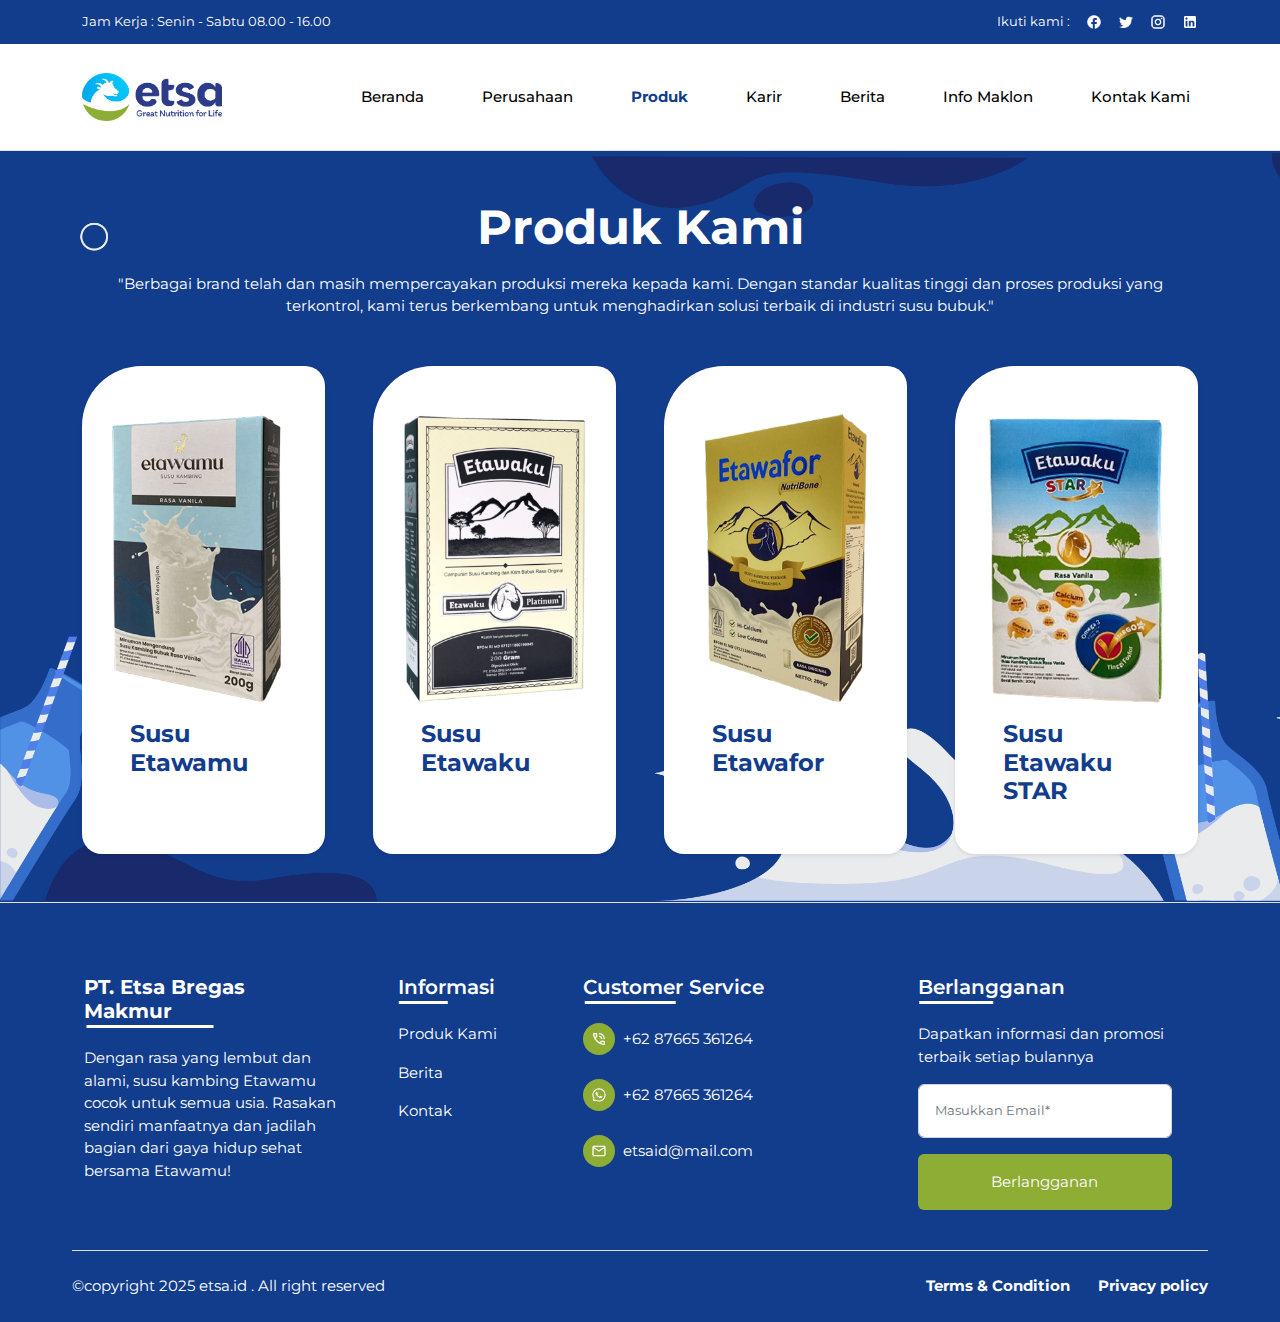
<file: produk.html>
<!DOCTYPE html>
<html lang="en">
  <head>
    <meta charset="UTF-8" />
    <meta name="viewport" content="width=device-width, initial-scale=1.0" />
    <title>Susu Etawa</title>
    <link rel="icon" type="image/x-icon" href="logo/logo-green.ico">
    <link
      href="https://fonts.googleapis.com/icon?family=Material+Icons"
      rel="stylesheet"
    />
    <link rel="stylesheet" href="css/bootstrap.min.css" />
    <link rel="stylesheet" href="style.css" />
  </head>
  <body class="bg-white">
    <nav class="navbar bg-blue">
      <div
        class="container d-flex justify-content-center justify-content-lg-between gap-3 py-1"
      >
        <p class="mb-0 text-white fs-13">
          Jam Kerja : Senin - Sabtu 08.00 - 16.00
        </p>
        <div class="d-flex align-items-center gap-2">
          <span class="text-white fs-13 me-2">Ikuti kami :</span>
          <div class="d-flex gap-3">
            <img src="logo/social/facebook.png" width="16" alt="" />
            <img src="logo/social/twitter.png" width="16" alt="" />
            <img src="logo/social/instagram.png" width="16" alt="" />
            <img src="logo/social/linkedin.png" width="16" alt="" />
          </div>
        </div>
      </div>
    </nav>
    <nav
      class="navbar navbar-expand-lg navbar-white border-bottom py-4 bg-white"
    >
      <div class="container">
        <a class="navbar-brand" href="#">
          <img src="logo/logo-green-side.png" width="100" alt="" />
        </a>
        <button
          class="navbar-toggler"
          type="button"
          data-bs-toggle="collapse"
          data-bs-target="#navbarSupportedContent"
          aria-controls="navbarSupportedContent"
          aria-expanded="false"
          aria-label="Toggle navigation"
        >
          <span class="navbar-toggler-icon"></span>
        </button>
        <div class="collapse navbar-collapse" id="navbarSupportedContent">
          <ul class="navbar-nav ms-auto mb-2 mb-lg-0">
            <li class="nav-item">
              <a class="nav-link" href="index.html">Beranda</a>
            </li>
            <li class="nav-item">
              <a class="nav-link" href="profil.html">Perusahaan</a>
            </li>
            <li class="nav-item">
              <a class="nav-link active" aria-current="page" href="produk.html"
                >Produk</a
              >
            </li>
            <li class="nav-item">
              <a class="nav-link" href="karir.html">Karir</a>
            </li>
            <li class="nav-item">
              <a class="nav-link" href="berita.html">Berita</a>
            </li>
            <li class="nav-item">
              <a class="nav-link" href="maklon.html">Info Maklon</a>
            </li>
            <li class="nav-item">
              <a class="nav-link" href="kontak.html">Kontak Kami</a>
            </li>
          </ul>
        </div>
      </div>
    </nav>

    <div id="produk-kami" class="bg-blue py-5">
      <div class="container">
        <h2 class="pb-2 fw-bold mb-2 display-5 text-white text-center">
          Produk Kami
        </h2>
        <p class="text-white text-center mb-5">
          "Berbagai brand telah dan masih mempercayakan produksi mereka kepada
          kami. Dengan standar kualitas tinggi dan proses produksi yang
          terkontrol, kami terus berkembang untuk menghadirkan solusi terbaik di
          industri susu bubuk."
        </p>
        <div class="row g-5">
          <div class="col-md-6 col-lg-3 col-12">
            <div
              class="d-flex flex-column shadow-sm bg-white px-5 pt-5 pb-4 h-100 product-radius"
            >
              <img
                src="images/produk/etawamu.png"
                class="align-self-center"
                height="290"
                alt=""
              />
              <h5 class="fw-bold text-blue mt-3 fs-4 text-center text-lg-start">
                Susu Etawamu
              </h5>
              <p class="text-muted text-center text-lg-start">
                <!-- Lorem ipsum dolor sit amet consectetur adipisicing elit.... -->
              </p>
            </div>
          </div>

          <div class="col-md-6 col-lg-3 col-12">
            <div
              class="d-flex flex-column shadow-sm bg-white px-5 pt-5 pb-4 h-100 product-radius"
            >
              <img
                src="images/produk/etawaku.png"
                class="align-self-center"
                height="290"
                alt=""
              />
              <h5 class="fw-bold text-blue mt-3 fs-4 text-center text-lg-start">
                Susu Etawaku
              </h5>
              <p class="text-muted text-center text-lg-start">
                <!-- Lorem ipsum dolor sit amet consectetur adipisicing elit.... -->
              </p>
            </div>
          </div>

          <div class="col-md-6 col-lg-3 col-12">
            <div
              class="d-flex flex-column shadow-sm bg-white px-5 pt-5 pb-4 h-100 product-radius"
            >
              <img
                src="images/produk/etawafor.png"
                class="align-self-center"
                height="290"
                alt=""
              />
              <h5 class="fw-bold text-blue mt-3 fs-4 text-center text-lg-start">
                Susu Etawafor
              </h5>
              <p class="text-muted text-center text-lg-start">
                <!-- Lorem ipsum dolor sit amet consectetur adipisicing elit.... -->
              </p>
            </div>
          </div>

          <div class="col-md-6 col-lg-3 col-12">
            <div
              class="d-flex flex-column shadow-sm bg-white px-5 pt-5 pb-4 h-100 product-radius"
            >
              <img
                src="images/produk/etawaku-star.png"
                class="align-self-center"
                height="290"
                alt=""
              />
              <h5 class="fw-bold text-blue mt-3 fs-4 text-center text-lg-start">
                Susu Etawaku STAR
              </h5>
              <p class="text-muted text-center text-lg-start">
                <!-- Lorem ipsum dolor sit amet consectetur adipisicing elit.... -->
              </p>
            </div>
          </div>
        </div>
      </div>
    </div>

    <!-- Footer -->
    <div class="border-top pt-5 px-0 px-lg-5 pb-2 bg-blue">
      <footer class="text-white px-4">
        <div class="row container-fluid py-4">
          <div class="col-12 col-md-6 col-lg-3 mb-3">
            <h5 class="fw-bold half-border">PT. Etsa Bregas Makmur</h5>
            <p class="mt-3">
              Dengan rasa yang lembut dan alami, susu kambing Etawamu cocok
              untuk semua usia. Rasakan sendiri manfaatnya dan jadilah bagian
              dari gaya hidup sehat bersama Etawamu!
            </p>
          </div>

          <div class="col-12 col-md-6 col-lg-2 mb-3 ps-lg-5">
            <h5 class="fw-semibold half-border">Informasi</h5>
            <ul class="list-unstyled mt-3">
              <li>
                <a href="produk.html" class="text-decoration-none text-white"
                  >Produk Kami</a
                >
              </li>
              <li class="mt-3">
                <a href="berita.html" class="text-decoration-none text-white"
                  >Berita</a
                >
              </li>
              <li class="mt-3">
                <a href="kontak.html" class="text-decoration-none text-white"
                  >Kontak</a
                >
              </li>
            </ul>
          </div>

          <div class="col-12 col-md-6 col-lg-4 mb-3 ps-lg-5">
            <h5 class="fw-semibold half-border">Customer Service</h5>
            <ul class="list-unstyled mt-3">
              <li class="d-flex gap-2 align-items-center">
                <img
                  src="svg/phone.svg"
                  width="32"
                  class="bg-green p-2 rounded-pill"
                  alt=""
                />
                <p class="mb-0">+62 87665 361264</p>
              </li>
              <li class="mt-4 d-flex gap-2 align-items-center">
                <img
                  src="svg/whatsapp.svg"
                  width="32"
                  class="bg-green p-2 rounded-pill"
                  alt=""
                />
                <p class="mb-0">+62 87665 361264</p>
              </li>
              <li class="mt-4 d-flex gap-2 align-items-center">
                <img
                  src="svg/mail.svg"
                  width="32"
                  class="bg-green p-2 rounded-pill"
                  alt=""
                />
                <p class="mb-0">etsaid@mail.com</p>
              </li>
            </ul>
          </div>

          <div class="col-12 col-md-6 col-lg-3 mb-3">
            <h5 class="fw-semibold half-border mb-4">Berlangganan</h5>
            <form>
              <p>Dapatkan informasi dan promosi terbaik setiap bulannya</p>
              <div class="d-flex flex-column gap-2">
                <input
                  id="newsletter1"
                  type="text"
                  class="form-control rounded-2 fs-13 px-3 py-3"
                  placeholder="Masukkan Email*"
                />
                <button
                  class="btn btn-green text-white rounded-2 mt-2 fs-15 p-3"
                >
                  Berlangganan
                </button>
              </div>
            </form>
          </div>
        </div>

        <div
          class="pt-4 text-center d-block d-lg-flex justify-content-lg-between border-top"
        >
          <p class="">©copyright 2025 etsa.id . All right reserved</p>
          <div class="fs-15 fw-bold">
            <a href="" class="text-decoration-none text-white me-4"
              >Terms & Condition</a
            >
            <a href="" class="text-decoration-none text-white"
              >Privacy policy</a
            >
          </div>
        </div>
      </footer>
    </div>
    
    <script
      src="https://cdn.jsdelivr.net/npm/bootstrap@5.2.3/dist/js/bootstrap.bundle.min.js"
      integrity="sha384-kenU1KFdBIe4zVF0s0G1M5b4hcpxyD9F7jL+jjXkk+Q2h455rYXK/7HAuoJl+0I4"
      crossorigin="anonymous"
    ></script>
  </body>
</html>
</file>
<file: style.css>
@import url("https://fonts.googleapis.com/css2?family=Montserrat:ital,wght@0,100..900;1,100..900&display=swap");
@font-face {
  font-family: Emerald;
  src: url("fonts/emerald-business-font/Emerald.otf");
  src: url("fonts/emerald-business-font/Emerald.ttf");
}

.material-icons {
  font-family: "Material Icons";
  font-weight: normal;
  font-style: normal;
  font-size: 24px; /* Preferred icon size */
  display: inline-block;
  line-height: 1;
  text-transform: none;
  letter-spacing: normal;
  word-wrap: normal;
  white-space: nowrap;
  direction: ltr;

  /* Support for all WebKit browsers. */
  -webkit-font-smoothing: antialiased;
  /* Support for Safari and Chrome. */
  text-rendering: optimizeLegibility;

  /* Support for Firefox. */
  -moz-osx-font-smoothing: grayscale;

  /* Support for IE. */
  font-feature-settings: "liga";
}

* {
  font-family: "Montserrat", sans-serif;
}

p,
li {
  font-size: 15px;
}

:root {
  --blue: #123d8d;
  --blue-light: #a7c5fb;
  --green: #8ead35;
  --light-teal: #01d0d2;
  --purple: #4e2fda;
  --dark-purple: #361ea1;
  --light-gray: #f0f4f4;
}

.about-section {
  /* background-color: var(--blue-light); */
  width: 100%;
  /* border-radius: 100% 100% 0 0; */
  display: flex;
  flex-direction: column;
  justify-content: center;
  align-items: center;
  padding: 100px;
}

.btn-blue-light {
  background-color: var(--blue-light) !important;
}

.btn-blue-light:hover {
  background-color: #2c3c89 !important;
}

.btn-blue {
  background-color: var(--blue) !important;
  color: white;
}

.btn-blue:hover {
  background-color: var(--blue-light) !important;
  color: var(--dark-purple);
}

.btn-purple {
  background-color: var(--purple) !important;
  color: white;
}

.btn-purple:hover {
  background-color: var(--dark-purple) !important;
}

.btn-outline-purple {
  border: 2px solid var(--purple) !important;
  background-color: white !important;
}

.badge-about {
  width: 500px;
  border-radius: 0 60px 0 60px;
}

.banner {
  position: relative;
  background-image: url("images/banner-image.jpg");
  background-size: cover;
  height: 420px;
  padding: 40px 80px;
  overflow: hidden;
  display: flex;
  align-items: center;
  justify-content: center;
  text-align: center;
  color: white;
}

/* Agar teks berada di atas overlay */
.banner h1 {
  color: var(--purple);
  position: relative;
  z-index: 2;
}

.btn-green {
  background-color: var(--green);
  color: white;
}

.btn-green:hover {
  background-color: #809e2d;
  color: white;
}

.bg-running-product {
  background-color: var(--blue-light) !important;
}

.bg-blue {
  background-color: var(--blue);
}

.bg-teal-light {
  background-color: var(--light-teal);
}

.bg-gradient-green {
  background: rgb(120, 148, 39);
  background: linear-gradient(
    0deg,
    rgba(120, 148, 39, 1) 0%,
    rgba(142, 173, 53, 1) 86%
  );
}

.bg-light-gray {
  background-color: var(--light-gray) !important;
}

.bg-light-blue {
  background-color: var(--blue-light) !important;
}

.btn-flow {
  width: 3.3rem;
  height: 3.3rem;
}

.vertical-line {
  position: absolute;
  bottom: -50px;
  left: 27px; /* Adjust the position of the line as needed */
  transform: translateX(-50%);
  width: 4px; /* Set the width of the vertical line */
  height: 98%; /* Make the line span the entire height of the parent */
  content: ""; /* Required for pseudo-elements */
}

.checklist {
  width: 16px;
  padding: 3px;
  margin: 0 6px 0 6px;
  background-color: var(--blue);
  border-radius: 100%;
}

.grayscale-img {
  filter: grayscale(1) !important;
}

.hero-section {
  /* background: url("images/bangunan.jpeg"); */
  background-image: url("images/bangunan.jpeg");
  background-size: cover;
  height: 100vh;
  width: 100%;
  /* margin: 16px !important; */
  /* border-radius: 32px; */

  /* Pusatkan konten di dalamnya */
  display: flex;
  justify-content: center; /* Pusatkan secara horizontal */
  align-items: center; /* Pusatkan secara vertikal */
  text-align: center; /* Pusatkan teks */
}

.hero-content {
  color: white; /* Sesuaikan warna teks agar kontras dengan background */
  max-width: 80%; /* Agar tidak terlalu lebar */
}

.image-products img {
  width: 300px;
  height: 400px;
}

.image-about {
  border-radius: 60px 0 0 0;
}

.half-border {
  display: inline-block;
  position: relative;
}

.half-border::after {
  content: "";
  position: absolute;
  left: 26%; /* Mulai dari tengah */
  bottom: -5px; /* Jarak garis dari teks */
  width: 50%; /* Panjang garis (setengah dari teks) */
  height: 3px; /* Ketebalan garis */
  background-color: white; /* Warna garis */
  transform: translateX(-50%); /* Geser ke tengah */
}

.list-item {
  position: relative;
  padding-left: 30px; /* Beri jarak dari kiri agar tidak bertumpuk */
}

.list-item img {
  position: absolute;
  top: 0;
  left: 0;
}

.list-group-item small {
  color: var(--purple);
}

.text-blue {
  color: var(--blue);
}

.text-green {
  color: var(--green);
}

.text-purple {
  color: var(--dark-purple);
}

.text-light-blue {
  color: var(--blue-light);
}

.feature-icon-small {
  width: 3rem;
  height: 3rem;
}

.navbar {
  transition: background-color 0, 3s, box-shadow 0.3s;
}

.navbar-brand img {
  width: 140px !important;
}

.navbar.scrolled {
  background-color: white !important;
  /* box-shadow: 0 4px 6px rgba(0,0,0,0.1); */
}

.navbar-toggler {
  /* background-color: var(--purple) !important; */
  color: white !important;
}

.nav-item {
  margin-left: 42px;
}

.nav-item .nav-link {
  color: rgb(0, 0, 0);
  font-weight: 500;
  font-size: 15px;
  border-radius: 20px;
}

.nav-item .nav-link:hover {
  background-color: var(--blue) !important;
  color: white !important;
  border-radius: 20px;
}

.nav-item .nav-link.active {
  font-weight: 700;
  color: var(--blue);
}

.bg-green {
  background-color: var(--green) !important;
}

.bg-purple {
  background-color: var(--purple) !important;
}

.fs-13 {
  font-size: 13px !important;
}

.fs-15 {
  font-size: 15px !important;
}

.bg-sm-white {
  background-color: none !important;
}

.milk-image {
  width: 440px;
}

.product-radius {
  border-radius: 60px 20px 20px 20px;
}

.maklon-radius {
  border-radius: 20px 20px 60px 20px;
}

.news-radius {
  border-radius: 60px 60px 0px 0px;
}

#produk-kami {
  /* margin-top: 100px; */
  background-image: url(images/objects.png);
  background-size: cover;
}

.maklon-container {
  position: relative;
}

.maklon-step1 {
  position: relative;
  z-index: 9;
}

.maklon-step2 {
  position: relative;
  left: -64px;
  z-index: 8;
}

.maklon-step3 {
  position: relative;
  left: -128px;
  z-index: 7;
}

.maklon-step4 {
  position: relative;
  left: -200px;
  z-index: 6;
}

.maklon-step5 {
  position: relative;
  left: -270px;
  z-index: 5;
}

.maklon-step6 {
  position: relative;
  left: -340px;
  z-index: 4;
}

.maklon-step7 {
  position: relative;
  left: -400px;
  z-index: 3;
}

.maklon-step8 {
  position: relative;
  left: -470px;
  z-index: 2;
}

.maklon-step9 {
  position: relative;
  left: -530px;
  z-index: 1;
}

.maklon-img {
  cursor: pointer;
}

#desc-box {
  left: 0;
  margin-top: 20px;
  top: 50%;
  background: var(--blue-light);
  color: var(--blue);
  padding: 10px 15px;
  border-radius: 5px;
  font-size: 14px;
  white-space: normal;
  display: none;
}

.desc {
  display: none; /* Sembunyikan deskripsi dalam container */
}

@media only screen and (max-width: 768px) {
  .bg-sm-white {
    background-color: white !important;
  }

  .milk-image {
    text-align: center;
    width: 240px;
  }

  .hero-section {
    background: url("images/bangunan.jpeg");
    background-size: cover;
    height: 60vh;
    width: 100%;
    margin: 0 !important;
    border-radius: 0;
  }

  .hero-paragraph {
    margin-top: 140px;
  }

  .about-section {
    padding: 20px;
    border-radius: 0;
  }

  .nav-item {
    margin-left: 0px;
  }

  .navbar-brand img {
    width: 100px !important;
  }

  .maklon-step1 {
    width: 120px;
  }

  .maklon-step2 {
    width: 120px;
    left: 0 !important;
  }

  .maklon-step3 {
    left: 0 !important;
  }

  .maklon-step4 {
    left: 0 !important;
  }

  .maklon-step5 {
    left: 0 !important;
  }

  .maklon-step6 {
    left: 0 !important;
  }

  .maklon-step7 {
    left: 0 !important;
  }

  .maklon-step8 {
    left: 0 !important;
  }

  .maklon-step9 {
    left: 0 !important;
  }

  #desc-box {
    display: block;
  }

  .desc {
    display: block; /* Sembunyikan deskripsi dalam container */
  }
}

@media only screen and (max-width: 1200px) {
  .bg-sm-white {
    background-color: white !important;
  }

  .milk-image {
    text-align: center;
    width: 240px;
  }

  .hero-section {
    background: url("images/bangunan.jpeg");
    background-size: cover;
    height: 60vh;
    width: 100%;
    margin: 0 !important;
    border-radius: 0;
  }

  .hero-paragraph {
    margin-top: 140px;
  }

  .about-section {
    padding: 20px;
    border-radius: 0;
  }

  .nav-item {
    margin-left: 0px;
  }

  .navbar-brand img {
    width: 100px !important;
  }

  .maklon-step1 {
    width: 120px;
  }

  .maklon-step2 {
    left: 0 !important;
     width: 120px;
  }

  .maklon-step3 {
    left: 0 !important;
     width: 120px;
  }

  .maklon-step4 {
    left: 0 !important;
     width: 120px;
  }

  .maklon-step5 {
    left: 0 !important;
     width: 120px;
  }

  .maklon-step6 {
    left: 0 !important;
     width: 120px;
  }

  .maklon-step7 {
    left: 0 !important;
     width: 120px;
  }

  .maklon-step8 {
    left: 0 !important;
     width: 120px;
  }

  .maklon-step9 {
    left: 0 !important;
     width: 120px;
  }

  #desc-box {
    display: block;
  }

  .desc {
    display: block; /* Sembunyikan deskripsi dalam container */
  }
}
</file>
